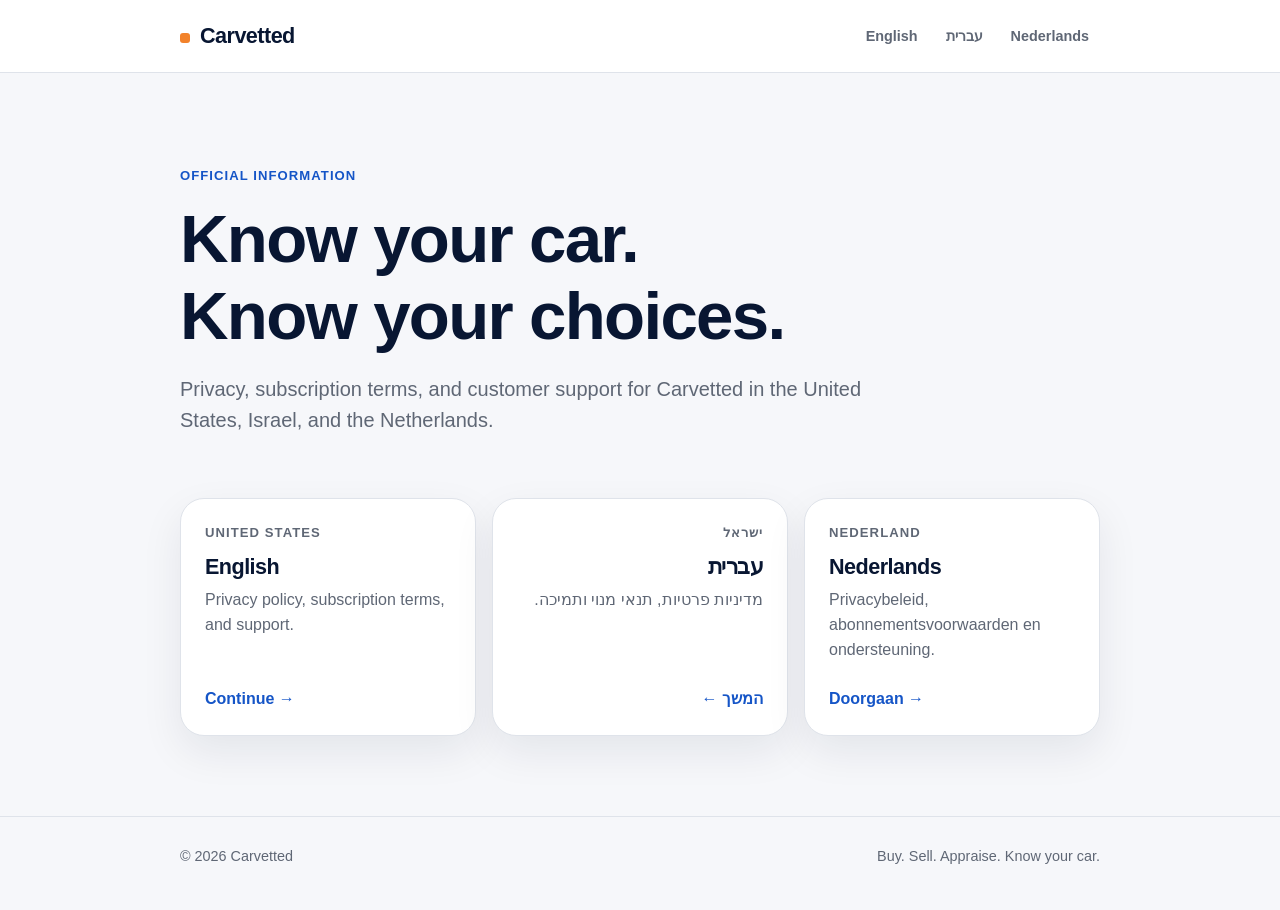
<file: index.html>
<!doctype html>
<html lang="en">
<head>
  <meta charset="utf-8">
  <meta name="viewport" content="width=device-width, initial-scale=1">
  <meta name="description" content="Official privacy, terms, and support information for Carvetted.">
  <title>Carvetted — Privacy, Terms &amp; Support</title>
  <link rel="stylesheet" href="assets/styles.css">
</head>
<body>
  <header class="site-header">
    <div class="site-header__inner">
      <a class="brand" href="./">Carvetted</a>
      <nav class="language-nav" aria-label="Language">
        <a href="en/" lang="en">English</a>
        <a href="he/" lang="he" dir="rtl">עברית</a>
        <a href="nl/" lang="nl">Nederlands</a>
      </nav>
    </div>
  </header>

  <main class="page">
    <section class="hero">
      <p class="eyebrow">Official information</p>
      <h1>Know your car.<br>Know your choices.</h1>
      <p class="lede">Privacy, subscription terms, and customer support for Carvetted in the United States, Israel, and the Netherlands.</p>
    </section>

    <section class="card-grid" aria-label="Choose a language">
      <a class="card" href="en/">
        <p class="eyebrow">United States</p>
        <h2>English</h2>
        <p>Privacy policy, subscription terms, and support.</p>
        <span class="card__action">Continue →</span>
      </a>
      <a class="card" href="he/" dir="rtl">
        <p class="eyebrow">ישראל</p>
        <h2>עברית</h2>
        <p>מדיניות פרטיות, תנאי מנוי ותמיכה.</p>
        <span class="card__action">המשך ←</span>
      </a>
      <a class="card" href="nl/">
        <p class="eyebrow">Nederland</p>
        <h2>Nederlands</h2>
        <p>Privacybeleid, abonnementsvoorwaarden en ondersteuning.</p>
        <span class="card__action">Doorgaan →</span>
      </a>
    </section>
  </main>

  <footer class="site-footer">
    <div class="site-footer__inner">
      <span>© 2026 Carvetted</span>
      <span>Buy. Sell. Appraise. Know your car.</span>
    </div>
  </footer>
</body>
</html>
</file>
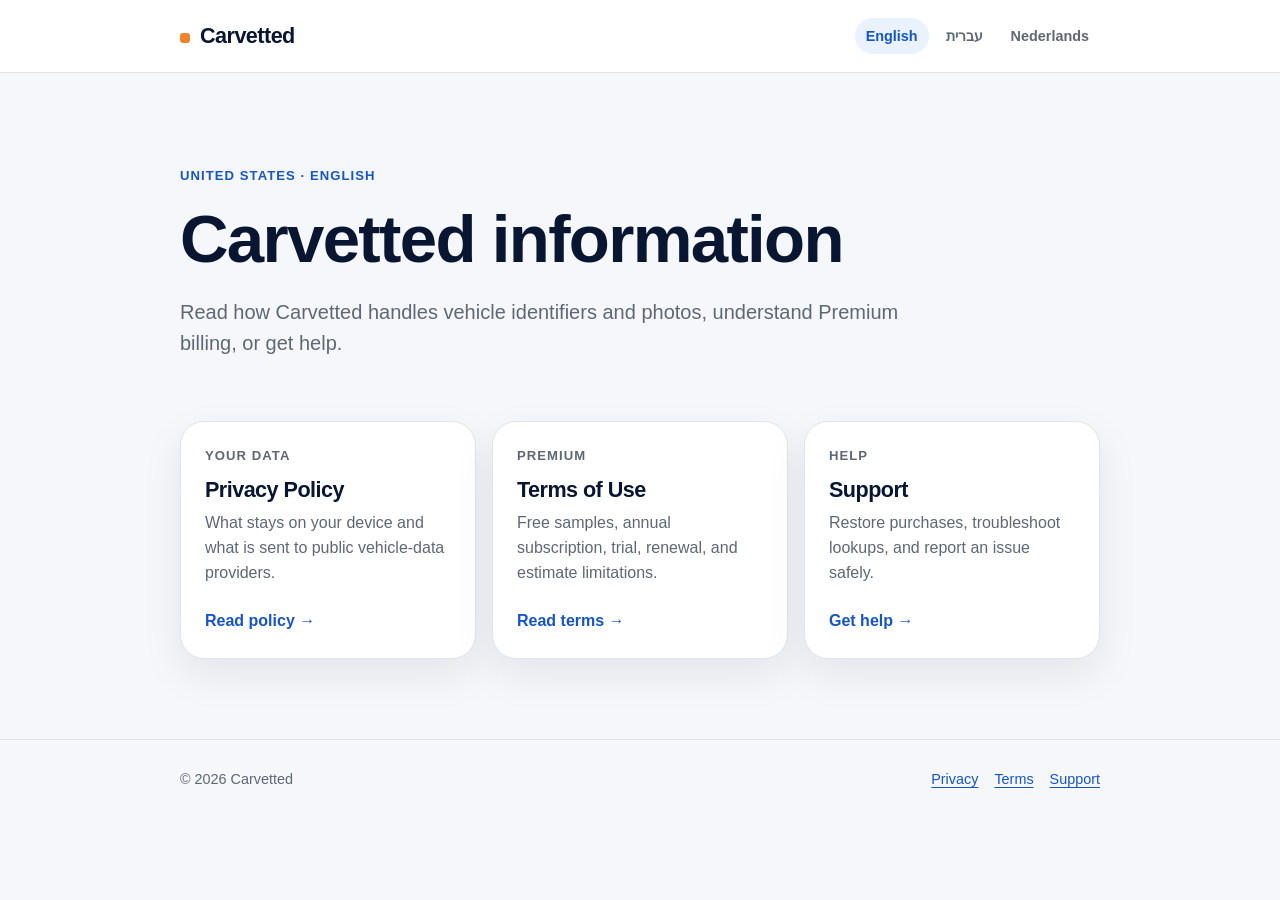
<file: en/index.html>
<!doctype html>
<html lang="en">
<head>
  <meta charset="utf-8">
  <meta name="viewport" content="width=device-width, initial-scale=1">
  <meta name="description" content="Carvetted privacy policy, subscription terms, and support for the United States.">
  <title>Carvetted Support — English</title>
  <link rel="stylesheet" href="../assets/styles.css">
</head>
<body>
  <header class="site-header"><div class="site-header__inner">
    <a class="brand" href="../">Carvetted</a>
    <nav class="language-nav" aria-label="Language">
      <a href="./" aria-current="page">English</a><a href="../he/" lang="he" dir="rtl">עברית</a><a href="../nl/" lang="nl">Nederlands</a>
    </nav>
  </div></header>
  <main class="page">
    <section class="hero"><p class="eyebrow">United States · English</p><h1>Carvetted information</h1><p class="lede">Read how Carvetted handles vehicle identifiers and photos, understand Premium billing, or get help.</p></section>
    <section class="card-grid">
      <a class="card" href="privacy.html"><p class="eyebrow">Your data</p><h2>Privacy Policy</h2><p>What stays on your device and what is sent to public vehicle-data providers.</p><span class="card__action">Read policy →</span></a>
      <a class="card" href="terms.html"><p class="eyebrow">Premium</p><h2>Terms of Use</h2><p>Free samples, annual subscription, trial, renewal, and estimate limitations.</p><span class="card__action">Read terms →</span></a>
      <a class="card" href="support.html"><p class="eyebrow">Help</p><h2>Support</h2><p>Restore purchases, troubleshoot lookups, and report an issue safely.</p><span class="card__action">Get help →</span></a>
    </section>
  </main>
  <footer class="site-footer"><div class="site-footer__inner"><span>© 2026 Carvetted</span><nav><a href="privacy.html">Privacy</a><a href="terms.html">Terms</a><a href="support.html">Support</a></nav></div></footer>
</body>
</html>
</file>
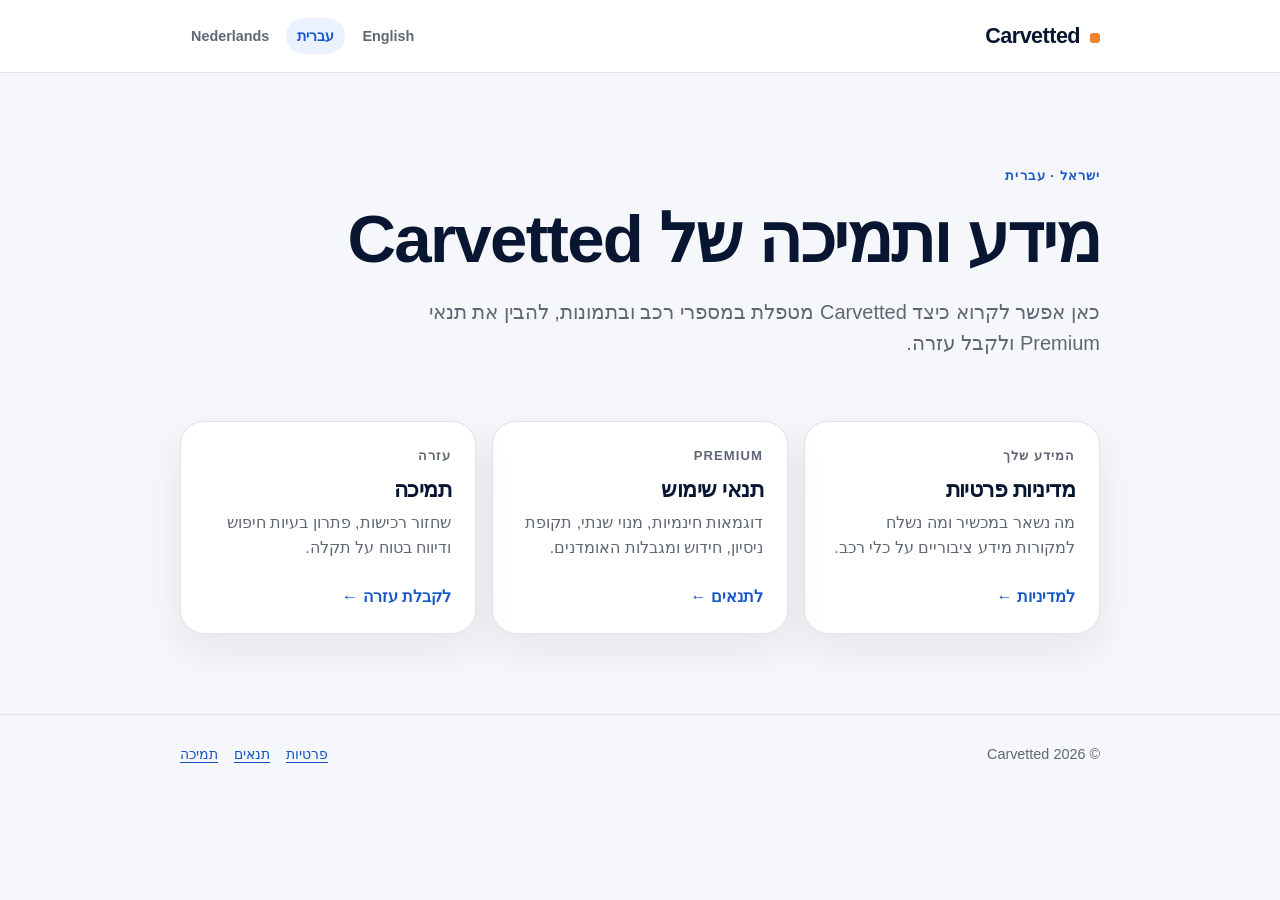
<file: he/index.html>
<!doctype html>
<html lang="he" dir="rtl">
<head>
  <meta charset="utf-8">
  <meta name="viewport" content="width=device-width, initial-scale=1">
  <meta name="description" content="מדיניות הפרטיות, תנאי המנוי והתמיכה של Carvetted בישראל.">
  <title>תמיכת Carvetted — עברית</title>
  <link rel="stylesheet" href="../assets/styles.css">
</head>
<body>
  <header class="site-header"><div class="site-header__inner">
    <a class="brand" href="../">Carvetted</a>
    <nav class="language-nav" aria-label="שפה"><a href="../en/" lang="en" dir="ltr">English</a><a href="./" aria-current="page">עברית</a><a href="../nl/" lang="nl" dir="ltr">Nederlands</a></nav>
  </div></header>
  <main class="page">
    <section class="hero"><p class="eyebrow">ישראל · עברית</p><h1>מידע ותמיכה של Carvetted</h1><p class="lede">כאן אפשר לקרוא כיצד Carvetted מטפלת במספרי רכב ובתמונות, להבין את תנאי Premium ולקבל עזרה.</p></section>
    <section class="card-grid">
      <a class="card" href="privacy.html"><p class="eyebrow">המידע שלך</p><h2>מדיניות פרטיות</h2><p>מה נשאר במכשיר ומה נשלח למקורות מידע ציבוריים על כלי רכב.</p><span class="card__action">למדיניות ←</span></a>
      <a class="card" href="terms.html"><p class="eyebrow">Premium</p><h2>תנאי שימוש</h2><p>דוגמאות חינמיות, מנוי שנתי, תקופת ניסיון, חידוש ומגבלות האומדנים.</p><span class="card__action">לתנאים ←</span></a>
      <a class="card" href="support.html"><p class="eyebrow">עזרה</p><h2>תמיכה</h2><p>שחזור רכישות, פתרון בעיות חיפוש ודיווח בטוח על תקלה.</p><span class="card__action">לקבלת עזרה ←</span></a>
    </section>
  </main>
  <footer class="site-footer"><div class="site-footer__inner"><span>© 2026 Carvetted</span><nav><a href="privacy.html">פרטיות</a><a href="terms.html">תנאים</a><a href="support.html">תמיכה</a></nav></div></footer>
</body>
</html>
</file>
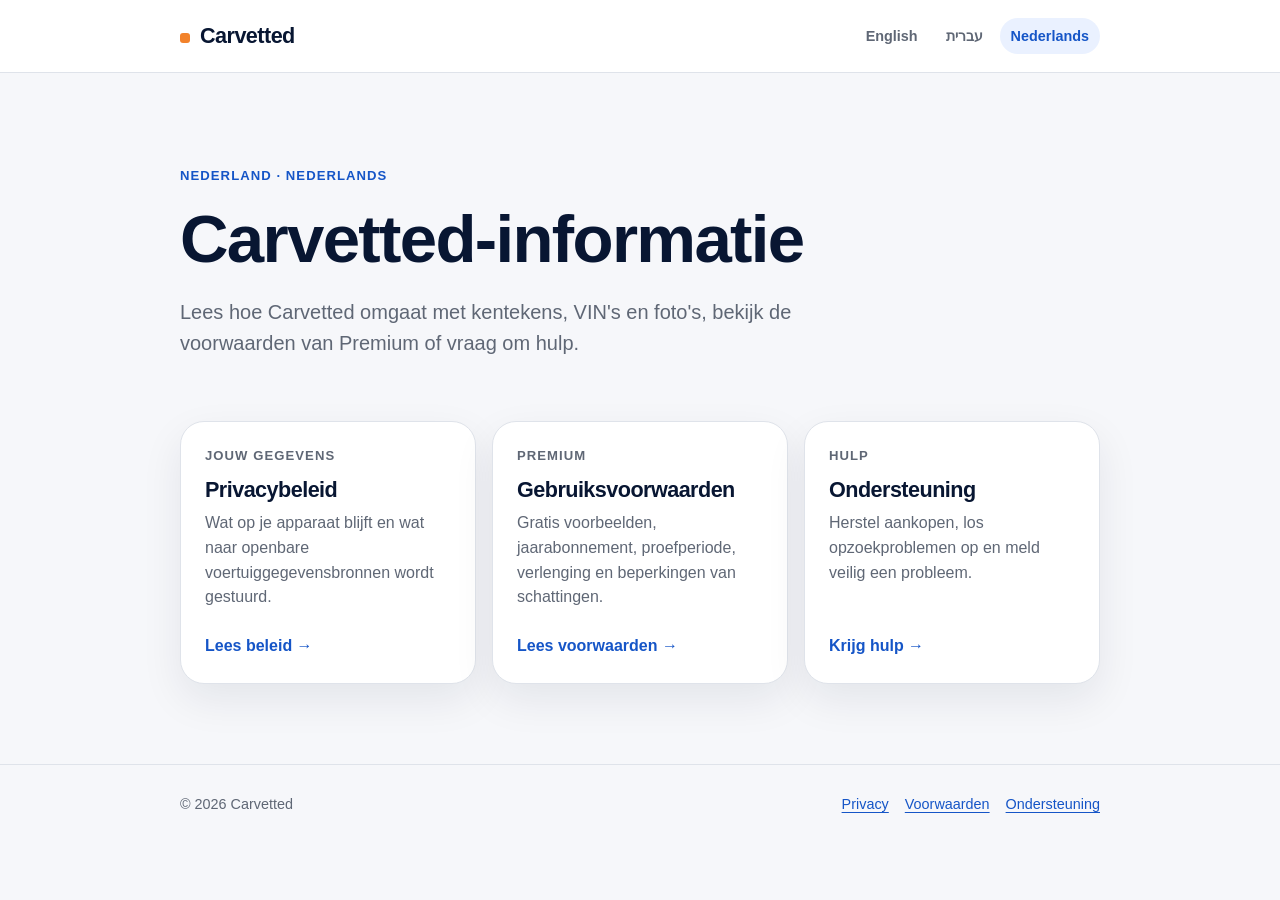
<file: nl/index.html>
<!doctype html>
<html lang="nl">
<head>
  <meta charset="utf-8"><meta name="viewport" content="width=device-width, initial-scale=1"><meta name="description" content="Privacybeleid, abonnementsvoorwaarden en ondersteuning van Carvetted in Nederland.">
  <title>Carvetted Ondersteuning — Nederlands</title><link rel="stylesheet" href="../assets/styles.css">
</head>
<body>
  <header class="site-header"><div class="site-header__inner"><a class="brand" href="../">Carvetted</a><nav class="language-nav" aria-label="Taal"><a href="../en/" lang="en">English</a><a href="../he/" lang="he" dir="rtl">עברית</a><a href="./" aria-current="page">Nederlands</a></nav></div></header>
  <main class="page">
    <section class="hero"><p class="eyebrow">Nederland · Nederlands</p><h1>Carvetted-informatie</h1><p class="lede">Lees hoe Carvetted omgaat met kentekens, VIN's en foto's, bekijk de voorwaarden van Premium of vraag om hulp.</p></section>
    <section class="card-grid">
      <a class="card" href="privacy.html"><p class="eyebrow">Jouw gegevens</p><h2>Privacybeleid</h2><p>Wat op je apparaat blijft en wat naar openbare voertuiggegevensbronnen wordt gestuurd.</p><span class="card__action">Lees beleid →</span></a>
      <a class="card" href="terms.html"><p class="eyebrow">Premium</p><h2>Gebruiksvoorwaarden</h2><p>Gratis voorbeelden, jaarabonnement, proefperiode, verlenging en beperkingen van schattingen.</p><span class="card__action">Lees voorwaarden →</span></a>
      <a class="card" href="support.html"><p class="eyebrow">Hulp</p><h2>Ondersteuning</h2><p>Herstel aankopen, los opzoekproblemen op en meld veilig een probleem.</p><span class="card__action">Krijg hulp →</span></a>
    </section>
  </main>
  <footer class="site-footer"><div class="site-footer__inner"><span>© 2026 Carvetted</span><nav><a href="privacy.html">Privacy</a><a href="terms.html">Voorwaarden</a><a href="support.html">Ondersteuning</a></nav></div></footer>
</body>
</html>
</file>
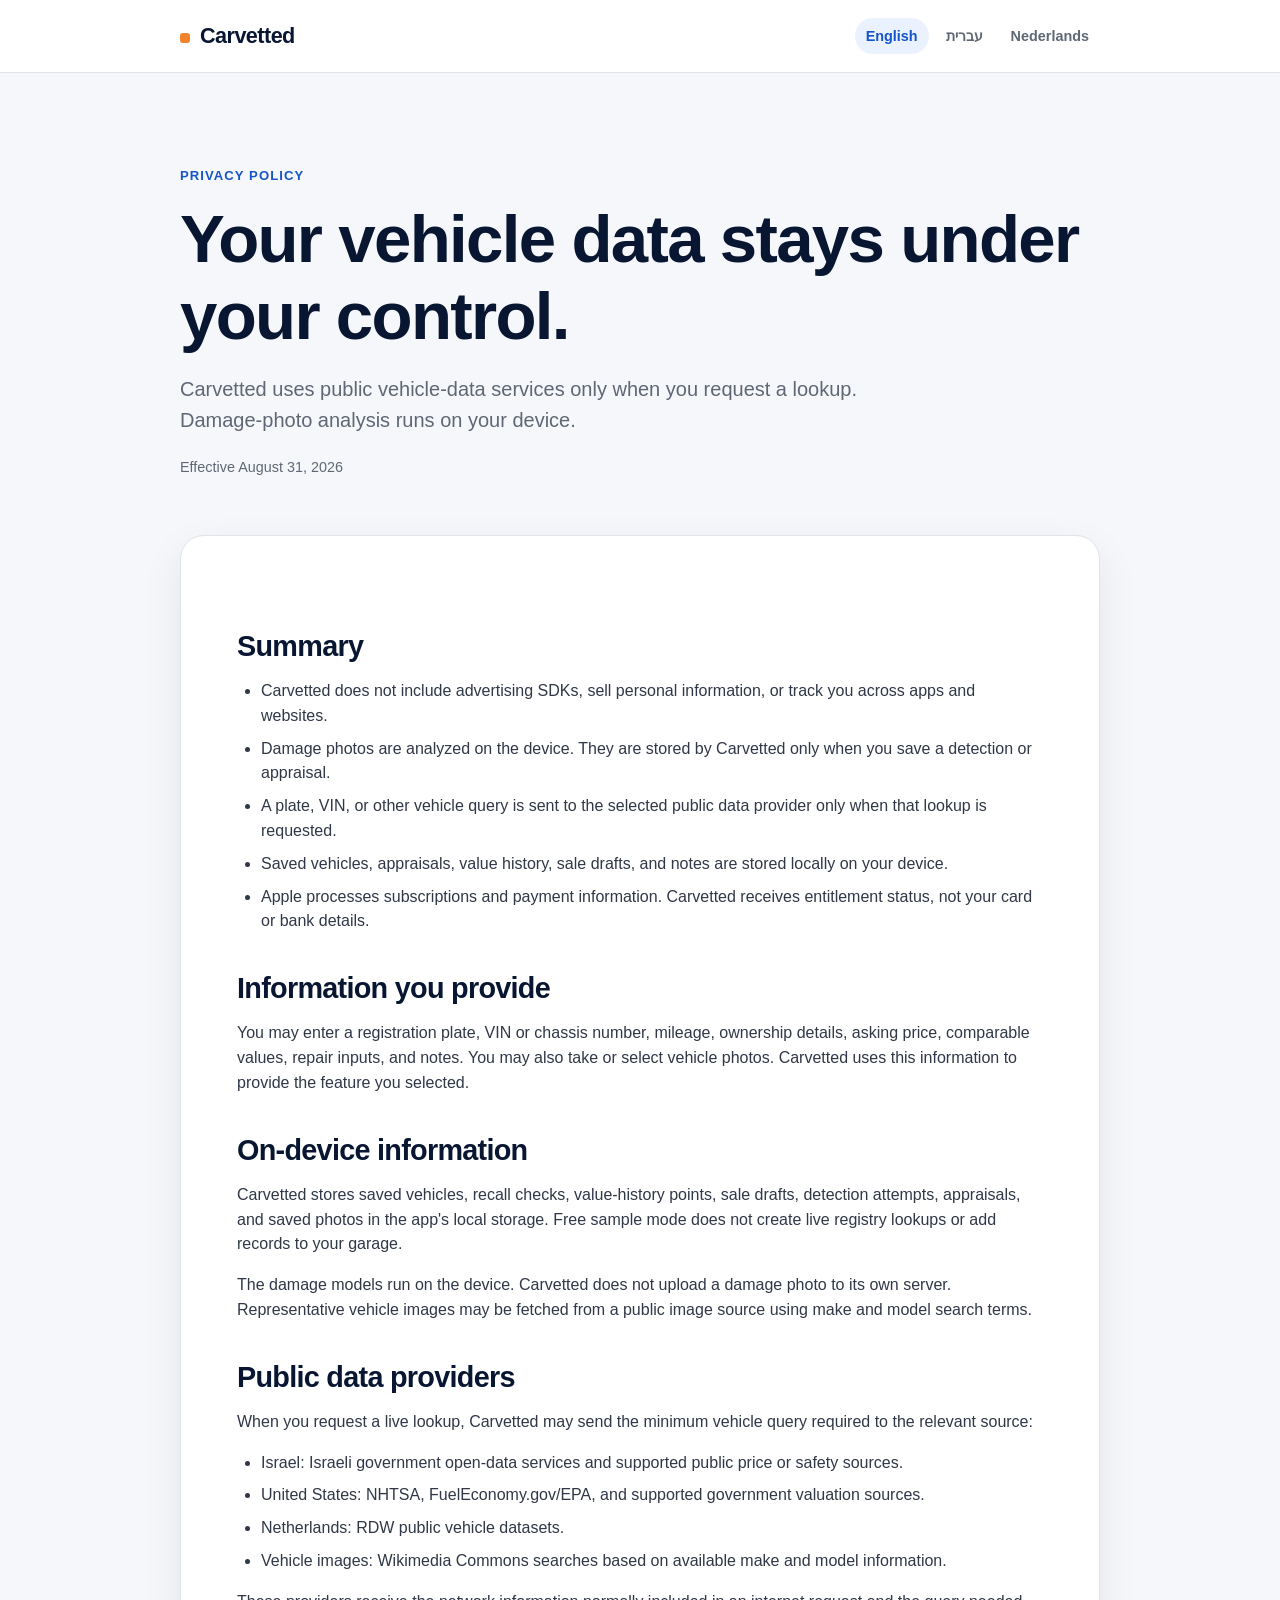
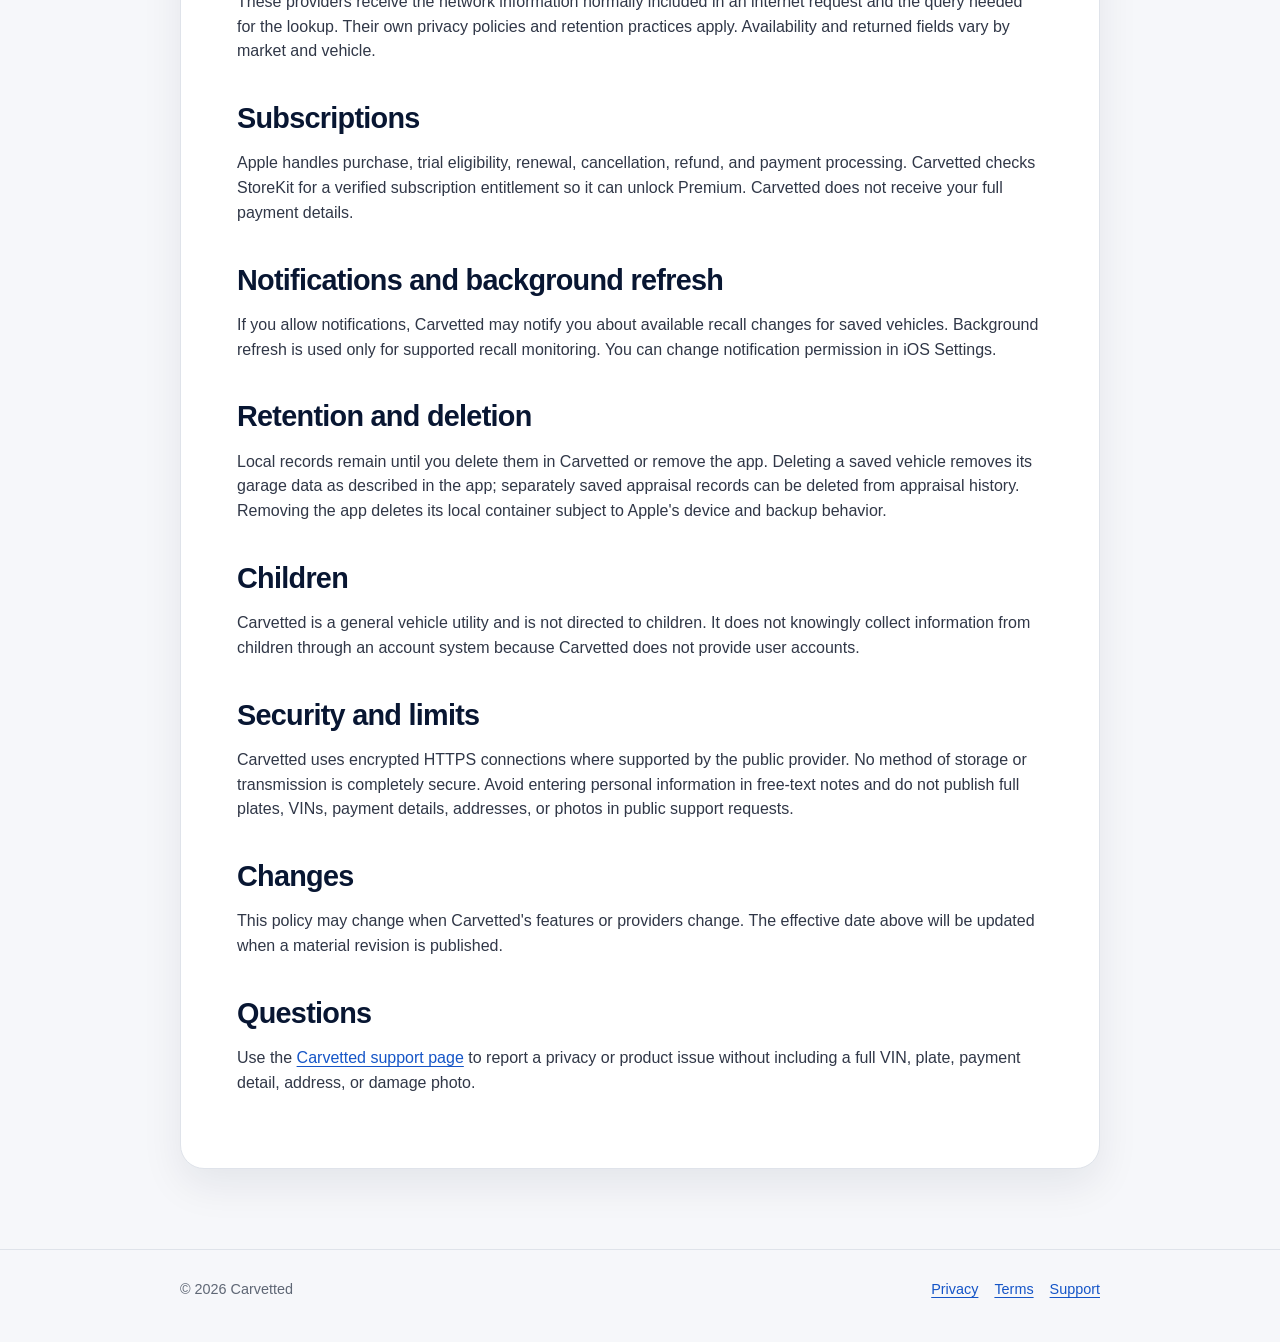
<file: en/privacy.html>
<!doctype html>
<html lang="en">
<head>
  <meta charset="utf-8">
  <meta name="viewport" content="width=device-width, initial-scale=1">
  <meta name="description" content="Privacy Policy for the Carvetted iOS app.">
  <title>Privacy Policy — Carvetted</title>
  <link rel="stylesheet" href="../assets/styles.css">
</head>
<body>
  <header class="site-header"><div class="site-header__inner">
    <a class="brand" href="./">Carvetted</a>
    <nav class="language-nav" aria-label="Language"><a href="privacy.html" aria-current="page">English</a><a href="../he/privacy.html" lang="he" dir="rtl">עברית</a><a href="../nl/privacy.html" lang="nl">Nederlands</a></nav>
  </div></header>
  <main class="page">
    <section class="hero"><p class="eyebrow">Privacy Policy</p><h1>Your vehicle data stays under your control.</h1><p class="lede">Carvetted uses public vehicle-data services only when you request a lookup. Damage-photo analysis runs on your device.</p><p class="updated">Effective August 31, 2026</p></section>
    <article class="legal-document">
      <h2>Summary</h2>
      <ul>
        <li>Carvetted does not include advertising SDKs, sell personal information, or track you across apps and websites.</li>
        <li>Damage photos are analyzed on the device. They are stored by Carvetted only when you save a detection or appraisal.</li>
        <li>A plate, VIN, or other vehicle query is sent to the selected public data provider only when that lookup is requested.</li>
        <li>Saved vehicles, appraisals, value history, sale drafts, and notes are stored locally on your device.</li>
        <li>Apple processes subscriptions and payment information. Carvetted receives entitlement status, not your card or bank details.</li>
      </ul>

      <h2>Information you provide</h2>
      <p>You may enter a registration plate, VIN or chassis number, mileage, ownership details, asking price, comparable values, repair inputs, and notes. You may also take or select vehicle photos. Carvetted uses this information to provide the feature you selected.</p>

      <h2>On-device information</h2>
      <p>Carvetted stores saved vehicles, recall checks, value-history points, sale drafts, detection attempts, appraisals, and saved photos in the app's local storage. Free sample mode does not create live registry lookups or add records to your garage.</p>
      <p>The damage models run on the device. Carvetted does not upload a damage photo to its own server. Representative vehicle images may be fetched from a public image source using make and model search terms.</p>

      <h2>Public data providers</h2>
      <p>When you request a live lookup, Carvetted may send the minimum vehicle query required to the relevant source:</p>
      <ul>
        <li>Israel: Israeli government open-data services and supported public price or safety sources.</li>
        <li>United States: NHTSA, FuelEconomy.gov/EPA, and supported government valuation sources.</li>
        <li>Netherlands: RDW public vehicle datasets.</li>
        <li>Vehicle images: Wikimedia Commons searches based on available make and model information.</li>
      </ul>
      <p>These providers receive the network information normally included in an internet request and the query needed for the lookup. Their own privacy policies and retention practices apply. Availability and returned fields vary by market and vehicle.</p>

      <h2>Subscriptions</h2>
      <p>Apple handles purchase, trial eligibility, renewal, cancellation, refund, and payment processing. Carvetted checks StoreKit for a verified subscription entitlement so it can unlock Premium. Carvetted does not receive your full payment details.</p>

      <h2>Notifications and background refresh</h2>
      <p>If you allow notifications, Carvetted may notify you about available recall changes for saved vehicles. Background refresh is used only for supported recall monitoring. You can change notification permission in iOS Settings.</p>

      <h2>Retention and deletion</h2>
      <p>Local records remain until you delete them in Carvetted or remove the app. Deleting a saved vehicle removes its garage data as described in the app; separately saved appraisal records can be deleted from appraisal history. Removing the app deletes its local container subject to Apple's device and backup behavior.</p>

      <h2>Children</h2>
      <p>Carvetted is a general vehicle utility and is not directed to children. It does not knowingly collect information from children through an account system because Carvetted does not provide user accounts.</p>

      <h2>Security and limits</h2>
      <p>Carvetted uses encrypted HTTPS connections where supported by the public provider. No method of storage or transmission is completely secure. Avoid entering personal information in free-text notes and do not publish full plates, VINs, payment details, addresses, or photos in public support requests.</p>

      <h2>Changes</h2>
      <p>This policy may change when Carvetted's features or providers change. The effective date above will be updated when a material revision is published.</p>

      <h2>Questions</h2>
      <p>Use the <a href="support.html">Carvetted support page</a> to report a privacy or product issue without including a full VIN, plate, payment detail, address, or damage photo.</p>
    </article>
  </main>
  <footer class="site-footer"><div class="site-footer__inner"><span>© 2026 Carvetted</span><nav><a href="privacy.html">Privacy</a><a href="terms.html">Terms</a><a href="support.html">Support</a></nav></div></footer>
</body>
</html>
</file>
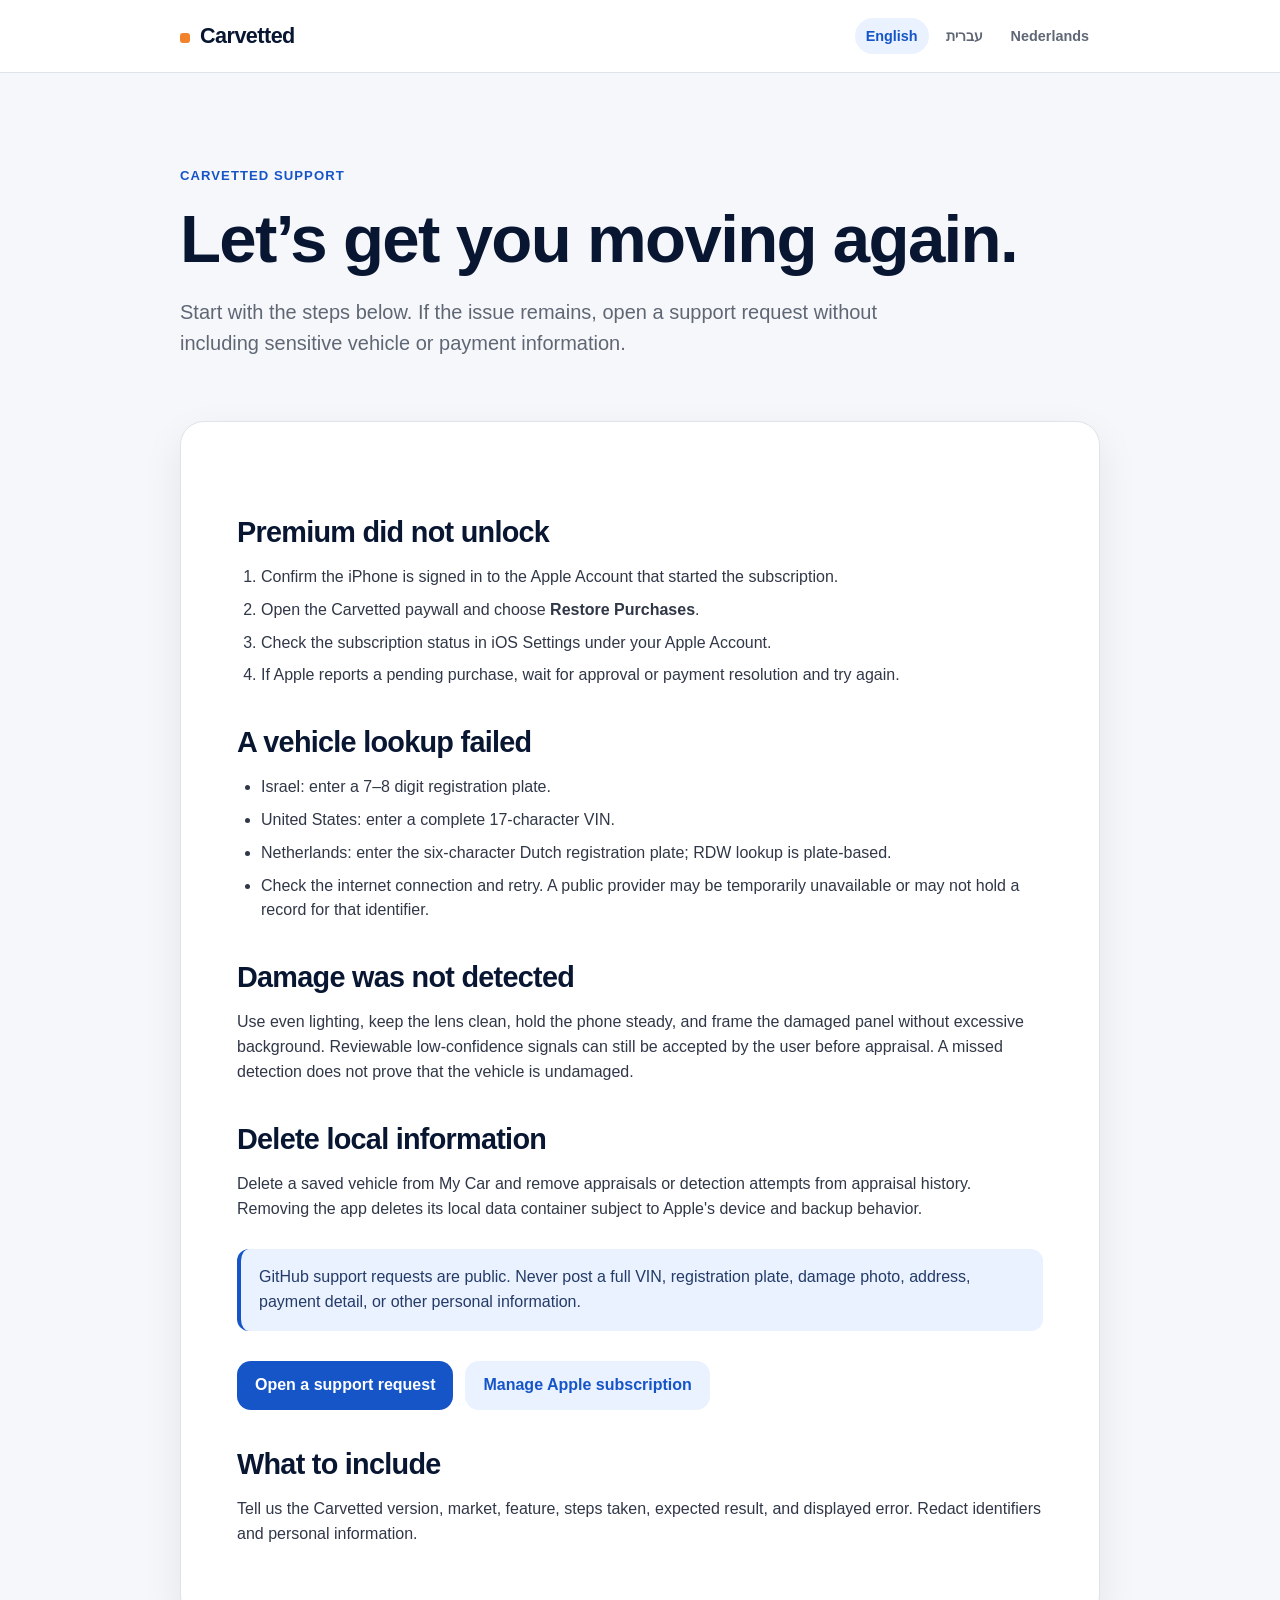
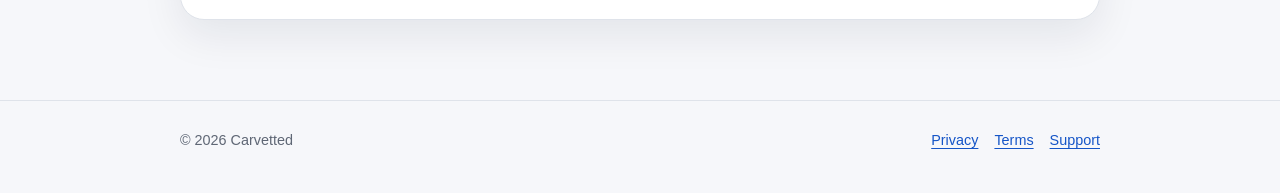
<file: en/support.html>
<!doctype html>
<html lang="en">
<head>
  <meta charset="utf-8">
  <meta name="viewport" content="width=device-width, initial-scale=1">
  <meta name="description" content="Official support for Carvetted and Carvetted Premium.">
  <title>Support — Carvetted</title>
  <link rel="stylesheet" href="../assets/styles.css">
</head>
<body>
  <header class="site-header"><div class="site-header__inner"><a class="brand" href="./">Carvetted</a><nav class="language-nav" aria-label="Language"><a href="support.html" aria-current="page">English</a><a href="../he/support.html" lang="he" dir="rtl">עברית</a><a href="../nl/support.html" lang="nl">Nederlands</a></nav></div></header>
  <main class="page">
    <section class="hero"><p class="eyebrow">Carvetted Support</p><h1>Let’s get you moving again.</h1><p class="lede">Start with the steps below. If the issue remains, open a support request without including sensitive vehicle or payment information.</p></section>
    <article class="legal-document">
      <h2>Premium did not unlock</h2>
      <ol><li>Confirm the iPhone is signed in to the Apple Account that started the subscription.</li><li>Open the Carvetted paywall and choose <strong>Restore Purchases</strong>.</li><li>Check the subscription status in iOS Settings under your Apple Account.</li><li>If Apple reports a pending purchase, wait for approval or payment resolution and try again.</li></ol>

      <h2>A vehicle lookup failed</h2>
      <ul><li>Israel: enter a 7–8 digit registration plate.</li><li>United States: enter a complete 17-character VIN.</li><li>Netherlands: enter the six-character Dutch registration plate; RDW lookup is plate-based.</li><li>Check the internet connection and retry. A public provider may be temporarily unavailable or may not hold a record for that identifier.</li></ul>

      <h2>Damage was not detected</h2>
      <p>Use even lighting, keep the lens clean, hold the phone steady, and frame the damaged panel without excessive background. Reviewable low-confidence signals can still be accepted by the user before appraisal. A missed detection does not prove that the vehicle is undamaged.</p>

      <h2>Delete local information</h2>
      <p>Delete a saved vehicle from My Car and remove appraisals or detection attempts from appraisal history. Removing the app deletes its local data container subject to Apple's device and backup behavior.</p>

      <div class="notice">GitHub support requests are public. Never post a full VIN, registration plate, damage photo, address, payment detail, or other personal information.</div>
      <div class="support-actions">
        <a class="button" href="https://github.com/sabaaziz991-hash/carfolio-support/issues/new?template=carfolio-support.yml">Open a support request</a>
        <a class="button button--secondary" href="https://apps.apple.com/account/subscriptions">Manage Apple subscription</a>
      </div>

      <h2>What to include</h2>
      <p>Tell us the Carvetted version, market, feature, steps taken, expected result, and displayed error. Redact identifiers and personal information.</p>
    </article>
  </main>
  <footer class="site-footer"><div class="site-footer__inner"><span>© 2026 Carvetted</span><nav><a href="privacy.html">Privacy</a><a href="terms.html">Terms</a><a href="support.html">Support</a></nav></div></footer>
</body>
</html>
</file>
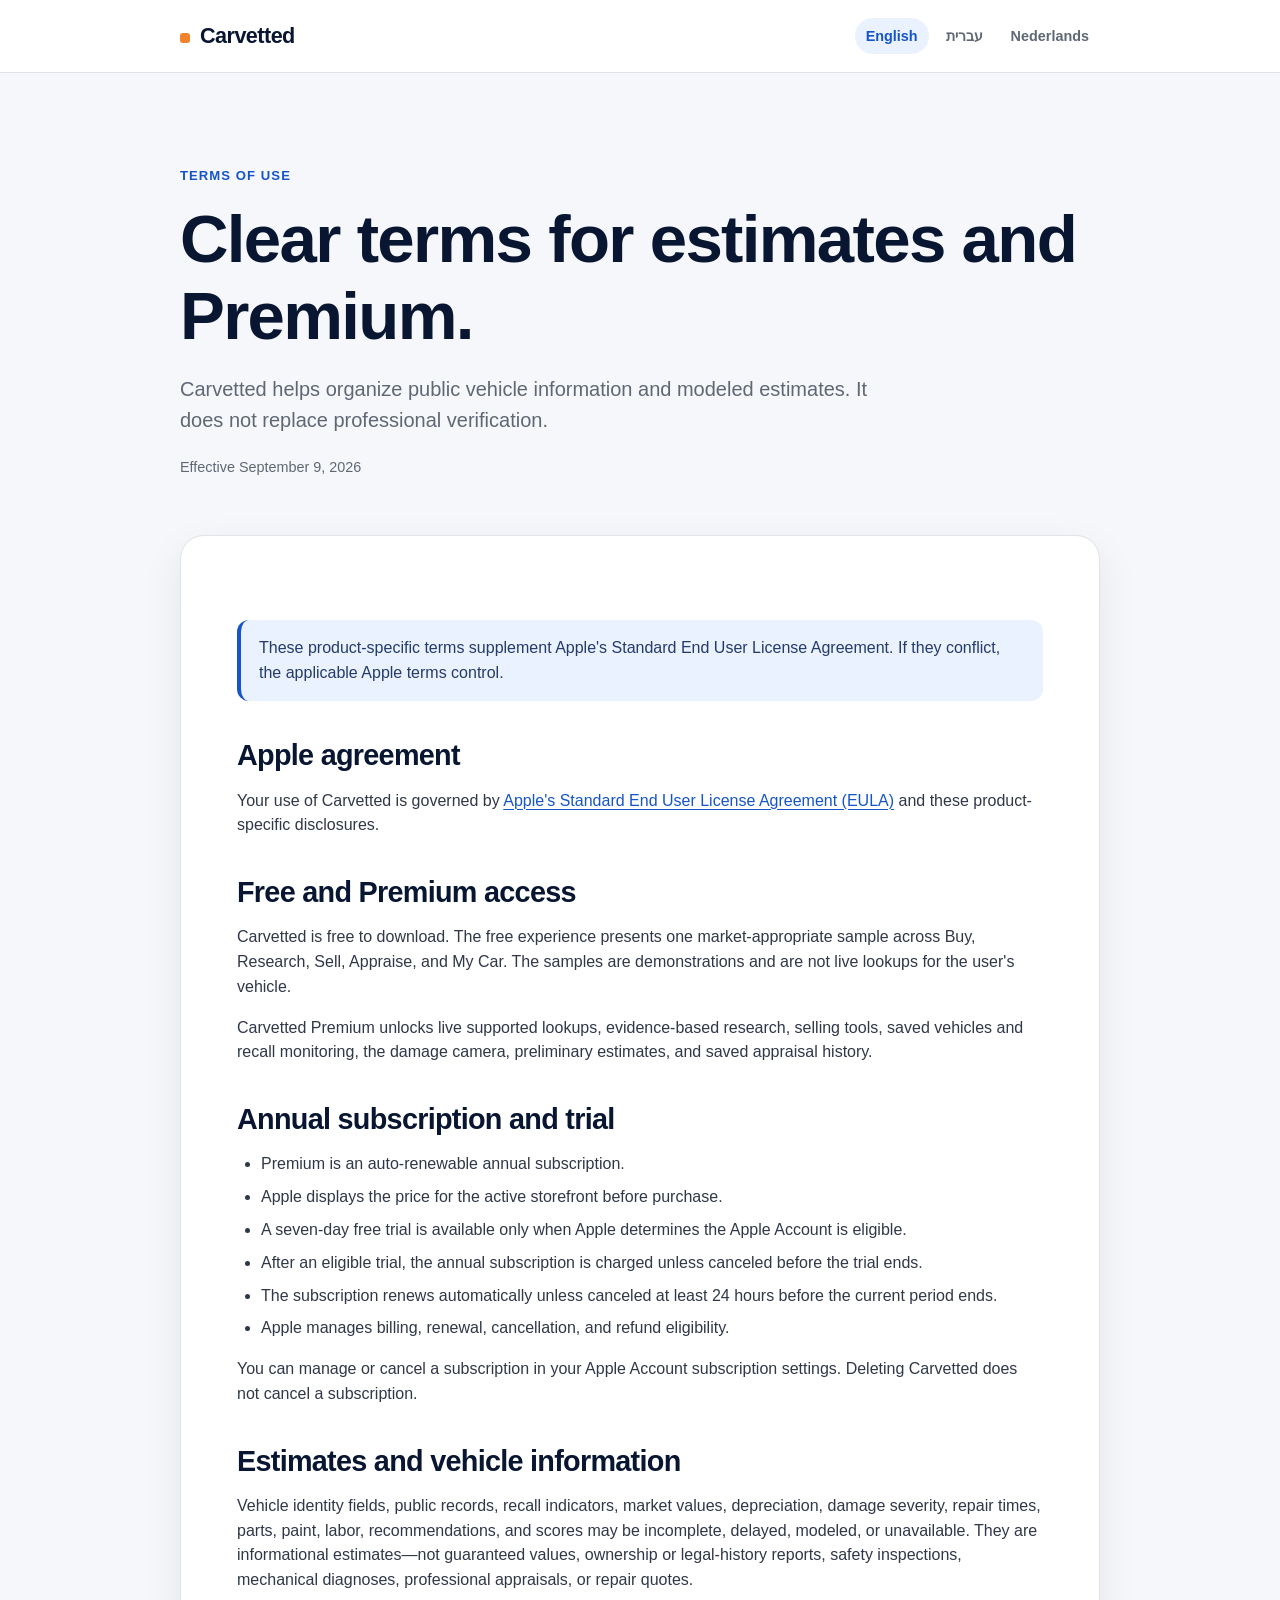
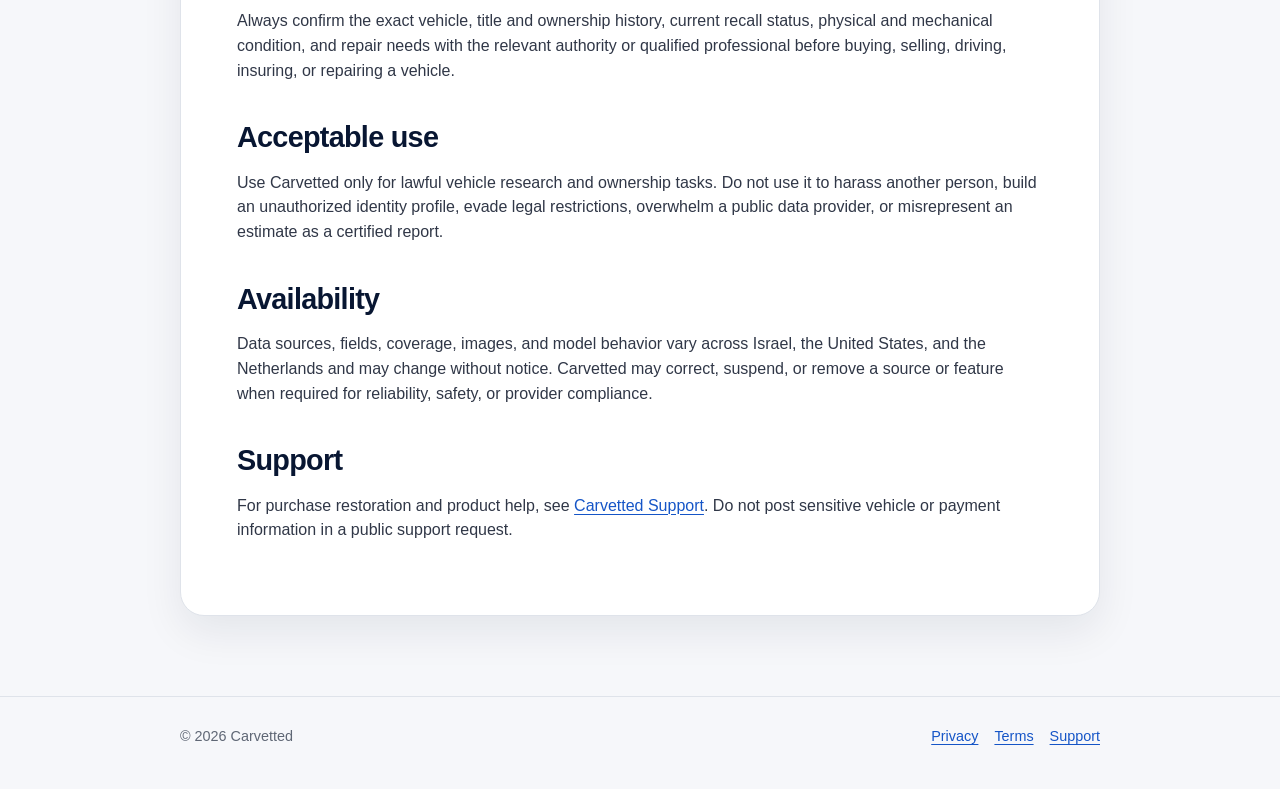
<file: en/terms.html>
<!doctype html>
<html lang="en">
<head>
  <meta charset="utf-8">
  <meta name="viewport" content="width=device-width, initial-scale=1">
  <meta name="description" content="Terms of Use for Carvetted and Carvetted Premium.">
  <title>Terms of Use — Carvetted</title>
  <link rel="stylesheet" href="../assets/styles.css">
</head>
<body>
  <header class="site-header"><div class="site-header__inner"><a class="brand" href="./">Carvetted</a><nav class="language-nav" aria-label="Language"><a href="terms.html" aria-current="page">English</a><a href="../he/terms.html" lang="he" dir="rtl">עברית</a><a href="../nl/terms.html" lang="nl">Nederlands</a></nav></div></header>
  <main class="page">
    <section class="hero"><p class="eyebrow">Terms of Use</p><h1>Clear terms for estimates and Premium.</h1><p class="lede">Carvetted helps organize public vehicle information and modeled estimates. It does not replace professional verification.</p><p class="updated">Effective September 9, 2026</p></section>
    <article class="legal-document">
      <div class="notice">These product-specific terms supplement Apple's Standard End User License Agreement. If they conflict, the applicable Apple terms control.</div>
      <h2>Apple agreement</h2>
      <p>Your use of Carvetted is governed by <a href="https://www.apple.com/legal/internet-services/itunes/dev/stdeula/">Apple's Standard End User License Agreement (EULA)</a> and these product-specific disclosures.</p>

      <h2>Free and Premium access</h2>
      <p>Carvetted is free to download. The free experience presents one market-appropriate sample across Buy, Research, Sell, Appraise, and My Car. The samples are demonstrations and are not live lookups for the user's vehicle.</p>
      <p>Carvetted Premium unlocks live supported lookups, evidence-based research, selling tools, saved vehicles and recall monitoring, the damage camera, preliminary estimates, and saved appraisal history.</p>

      <h2>Annual subscription and trial</h2>
      <ul>
        <li>Premium is an auto-renewable annual subscription.</li>
        <li>Apple displays the price for the active storefront before purchase.</li>
        <li>A seven-day free trial is available only when Apple determines the Apple Account is eligible.</li>
        <li>After an eligible trial, the annual subscription is charged unless canceled before the trial ends.</li>
        <li>The subscription renews automatically unless canceled at least 24 hours before the current period ends.</li>
        <li>Apple manages billing, renewal, cancellation, and refund eligibility.</li>
      </ul>
      <p>You can manage or cancel a subscription in your Apple Account subscription settings. Deleting Carvetted does not cancel a subscription.</p>

      <h2>Estimates and vehicle information</h2>
      <p>Vehicle identity fields, public records, recall indicators, market values, depreciation, damage severity, repair times, parts, paint, labor, recommendations, and scores may be incomplete, delayed, modeled, or unavailable. They are informational estimates—not guaranteed values, ownership or legal-history reports, safety inspections, mechanical diagnoses, professional appraisals, or repair quotes.</p>
      <p>Always confirm the exact vehicle, title and ownership history, current recall status, physical and mechanical condition, and repair needs with the relevant authority or qualified professional before buying, selling, driving, insuring, or repairing a vehicle.</p>

      <h2>Acceptable use</h2>
      <p>Use Carvetted only for lawful vehicle research and ownership tasks. Do not use it to harass another person, build an unauthorized identity profile, evade legal restrictions, overwhelm a public data provider, or misrepresent an estimate as a certified report.</p>

      <h2>Availability</h2>
      <p>Data sources, fields, coverage, images, and model behavior vary across Israel, the United States, and the Netherlands and may change without notice. Carvetted may correct, suspend, or remove a source or feature when required for reliability, safety, or provider compliance.</p>

      <h2>Support</h2>
      <p>For purchase restoration and product help, see <a href="support.html">Carvetted Support</a>. Do not post sensitive vehicle or payment information in a public support request.</p>
    </article>
  </main>
  <footer class="site-footer"><div class="site-footer__inner"><span>© 2026 Carvetted</span><nav><a href="privacy.html">Privacy</a><a href="terms.html">Terms</a><a href="support.html">Support</a></nav></div></footer>
</body>
</html>
</file>
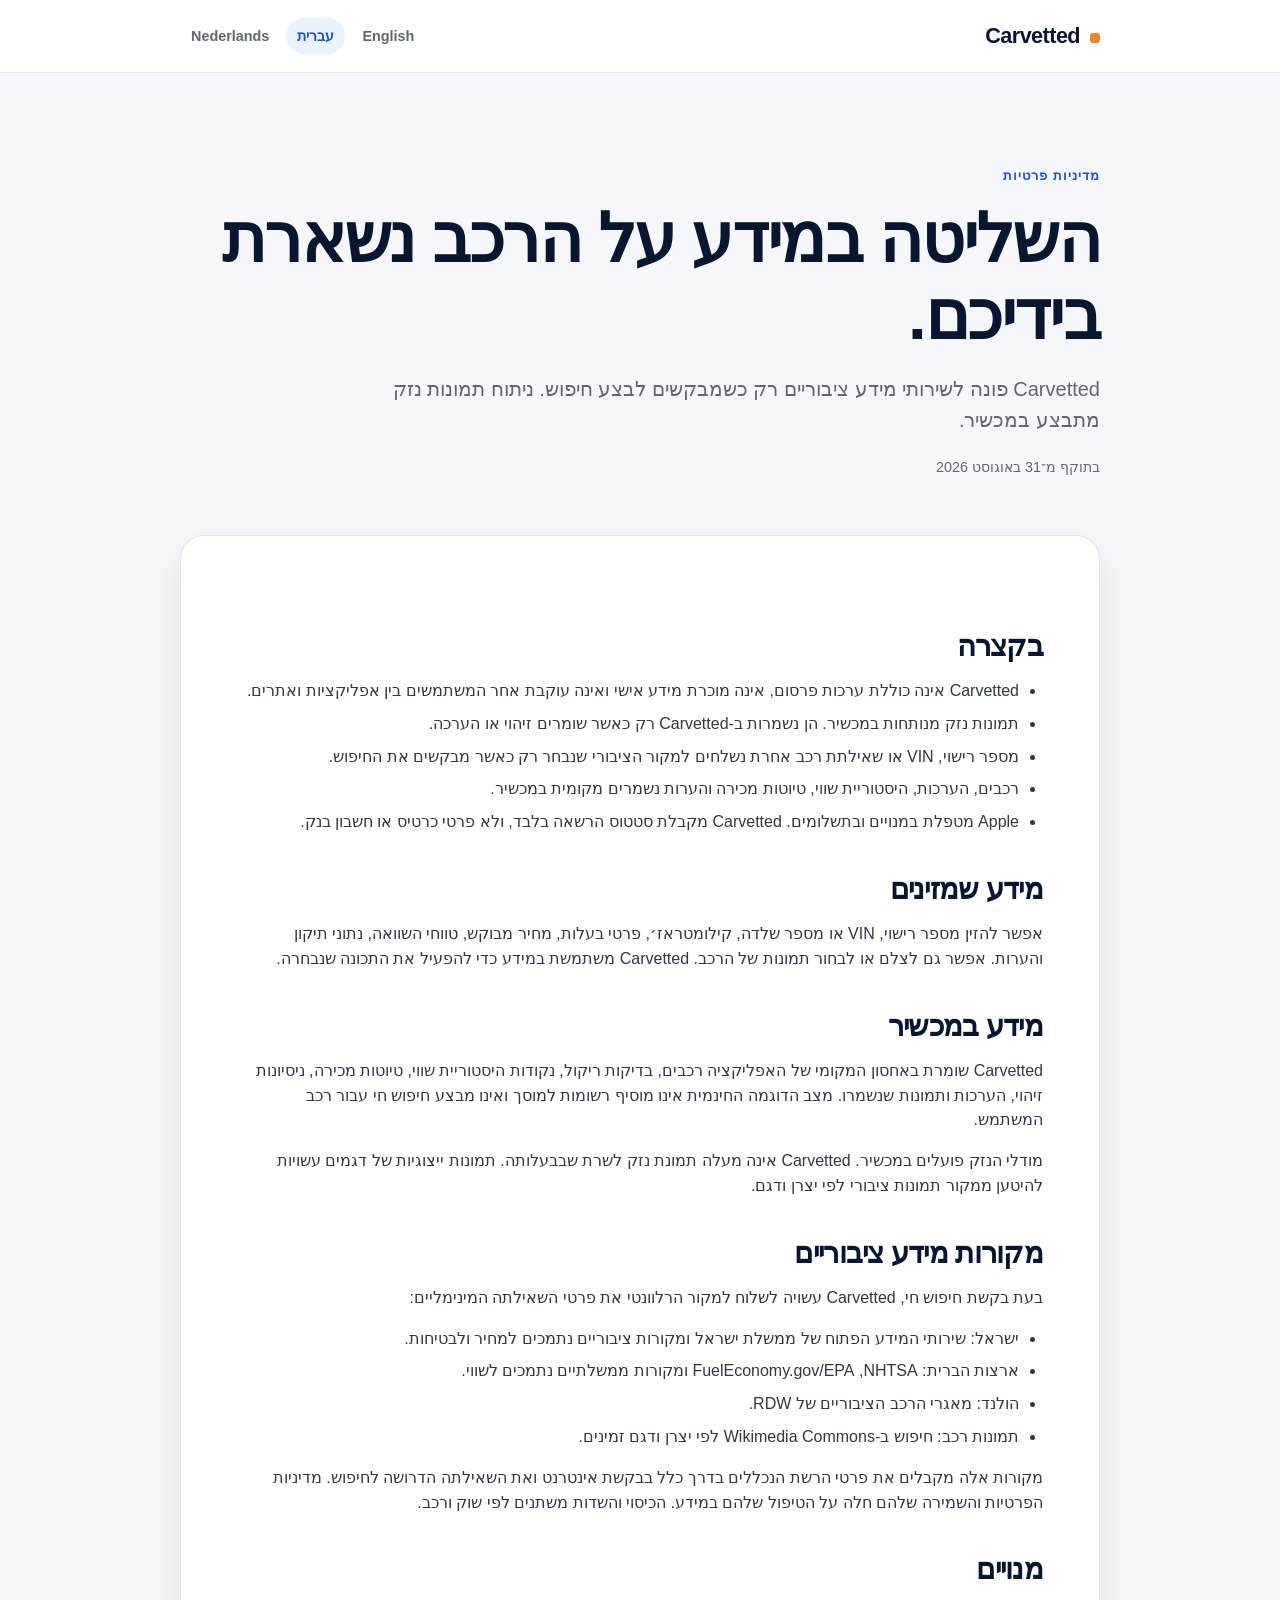
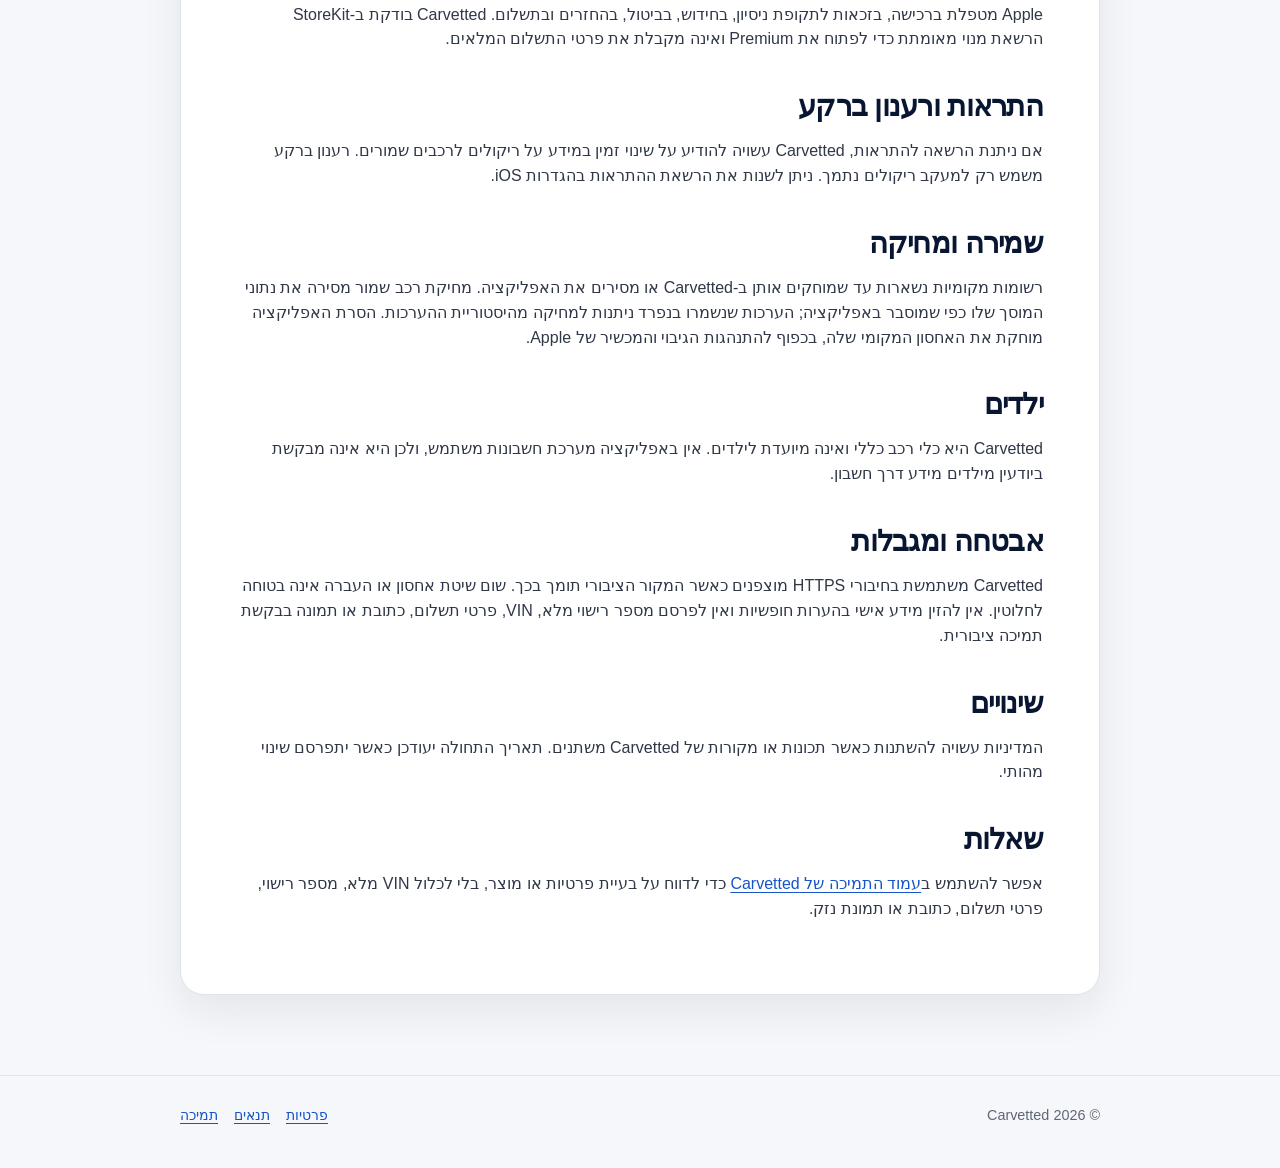
<file: he/privacy.html>
<!doctype html>
<html lang="he" dir="rtl">
<head>
  <meta charset="utf-8">
  <meta name="viewport" content="width=device-width, initial-scale=1">
  <meta name="description" content="מדיניות הפרטיות של אפליקציית Carvetted ל-iOS.">
  <title>מדיניות פרטיות — Carvetted</title>
  <link rel="stylesheet" href="../assets/styles.css">
</head>
<body>
  <header class="site-header"><div class="site-header__inner"><a class="brand" href="./">Carvetted</a><nav class="language-nav" aria-label="שפה"><a href="../en/privacy.html" lang="en" dir="ltr">English</a><a href="privacy.html" aria-current="page">עברית</a><a href="../nl/privacy.html" lang="nl" dir="ltr">Nederlands</a></nav></div></header>
  <main class="page">
    <section class="hero"><p class="eyebrow">מדיניות פרטיות</p><h1>השליטה במידע על הרכב נשארת בידיכם.</h1><p class="lede">Carvetted פונה לשירותי מידע ציבוריים רק כשמבקשים לבצע חיפוש. ניתוח תמונות נזק מתבצע במכשיר.</p><p class="updated">בתוקף מ־31 באוגוסט 2026</p></section>
    <article class="legal-document">
      <h2>בקצרה</h2>
      <ul>
        <li>Carvetted אינה כוללת ערכות פרסום, אינה מוכרת מידע אישי ואינה עוקבת אחר המשתמשים בין אפליקציות ואתרים.</li>
        <li>תמונות נזק מנותחות במכשיר. הן נשמרות ב-Carvetted רק כאשר שומרים זיהוי או הערכה.</li>
        <li>מספר רישוי, VIN או שאילתת רכב אחרת נשלחים למקור הציבורי שנבחר רק כאשר מבקשים את החיפוש.</li>
        <li>רכבים, הערכות, היסטוריית שווי, טיוטות מכירה והערות נשמרים מקומית במכשיר.</li>
        <li>Apple מטפלת במנויים ובתשלומים. Carvetted מקבלת סטטוס הרשאה בלבד, ולא פרטי כרטיס או חשבון בנק.</li>
      </ul>

      <h2>מידע שמזינים</h2>
      <p>אפשר להזין מספר רישוי, VIN או מספר שלדה, קילומטראז׳, פרטי בעלות, מחיר מבוקש, טווחי השוואה, נתוני תיקון והערות. אפשר גם לצלם או לבחור תמונות של הרכב. Carvetted משתמשת במידע כדי להפעיל את התכונה שנבחרה.</p>

      <h2>מידע במכשיר</h2>
      <p>Carvetted שומרת באחסון המקומי של האפליקציה רכבים, בדיקות ריקול, נקודות היסטוריית שווי, טיוטות מכירה, ניסיונות זיהוי, הערכות ותמונות שנשמרו. מצב הדוגמה החינמית אינו מוסיף רשומות למוסך ואינו מבצע חיפוש חי עבור רכב המשתמש.</p>
      <p>מודלי הנזק פועלים במכשיר. Carvetted אינה מעלה תמונת נזק לשרת שבבעלותה. תמונות ייצוגיות של דגמים עשויות להיטען ממקור תמונות ציבורי לפי יצרן ודגם.</p>

      <h2>מקורות מידע ציבוריים</h2>
      <p>בעת בקשת חיפוש חי, Carvetted עשויה לשלוח למקור הרלוונטי את פרטי השאילתה המינימליים:</p>
      <ul>
        <li>ישראל: שירותי המידע הפתוח של ממשלת ישראל ומקורות ציבוריים נתמכים למחיר ולבטיחות.</li>
        <li>ארצות הברית: NHTSA, ‏FuelEconomy.gov/EPA ומקורות ממשלתיים נתמכים לשווי.</li>
        <li>הולנד: מאגרי הרכב הציבוריים של RDW.</li>
        <li>תמונות רכב: חיפוש ב-Wikimedia Commons לפי יצרן ודגם זמינים.</li>
      </ul>
      <p>מקורות אלה מקבלים את פרטי הרשת הנכללים בדרך כלל בבקשת אינטרנט ואת השאילתה הדרושה לחיפוש. מדיניות הפרטיות והשמירה שלהם חלה על הטיפול שלהם במידע. הכיסוי והשדות משתנים לפי שוק ורכב.</p>

      <h2>מנויים</h2>
      <p>Apple מטפלת ברכישה, בזכאות לתקופת ניסיון, בחידוש, בביטול, בהחזרים ובתשלום. Carvetted בודקת ב-StoreKit הרשאת מנוי מאומתת כדי לפתוח את Premium ואינה מקבלת את פרטי התשלום המלאים.</p>

      <h2>התראות ורענון ברקע</h2>
      <p>אם ניתנת הרשאה להתראות, Carvetted עשויה להודיע על שינוי זמין במידע על ריקולים לרכבים שמורים. רענון ברקע משמש רק למעקב ריקולים נתמך. ניתן לשנות את הרשאת ההתראות בהגדרות iOS.</p>

      <h2>שמירה ומחיקה</h2>
      <p>רשומות מקומיות נשארות עד שמוחקים אותן ב-Carvetted או מסירים את האפליקציה. מחיקת רכב שמור מסירה את נתוני המוסך שלו כפי שמוסבר באפליקציה; הערכות שנשמרו בנפרד ניתנות למחיקה מהיסטוריית ההערכות. הסרת האפליקציה מוחקת את האחסון המקומי שלה, בכפוף להתנהגות הגיבוי והמכשיר של Apple.</p>

      <h2>ילדים</h2>
      <p>Carvetted היא כלי רכב כללי ואינה מיועדת לילדים. אין באפליקציה מערכת חשבונות משתמש, ולכן היא אינה מבקשת ביודעין מילדים מידע דרך חשבון.</p>

      <h2>אבטחה ומגבלות</h2>
      <p>Carvetted משתמשת בחיבורי HTTPS מוצפנים כאשר המקור הציבורי תומך בכך. שום שיטת אחסון או העברה אינה בטוחה לחלוטין. אין להזין מידע אישי בהערות חופשיות ואין לפרסם מספר רישוי מלא, VIN, פרטי תשלום, כתובת או תמונה בבקשת תמיכה ציבורית.</p>

      <h2>שינויים</h2>
      <p>המדיניות עשויה להשתנות כאשר תכונות או מקורות של Carvetted משתנים. תאריך התחולה יעודכן כאשר יתפרסם שינוי מהותי.</p>

      <h2>שאלות</h2>
      <p>אפשר להשתמש ב<a href="support.html">עמוד התמיכה של Carvetted</a> כדי לדווח על בעיית פרטיות או מוצר, בלי לכלול VIN מלא, מספר רישוי, פרטי תשלום, כתובת או תמונת נזק.</p>
    </article>
  </main>
  <footer class="site-footer"><div class="site-footer__inner"><span>© 2026 Carvetted</span><nav><a href="privacy.html">פרטיות</a><a href="terms.html">תנאים</a><a href="support.html">תמיכה</a></nav></div></footer>
</body>
</html>
</file>
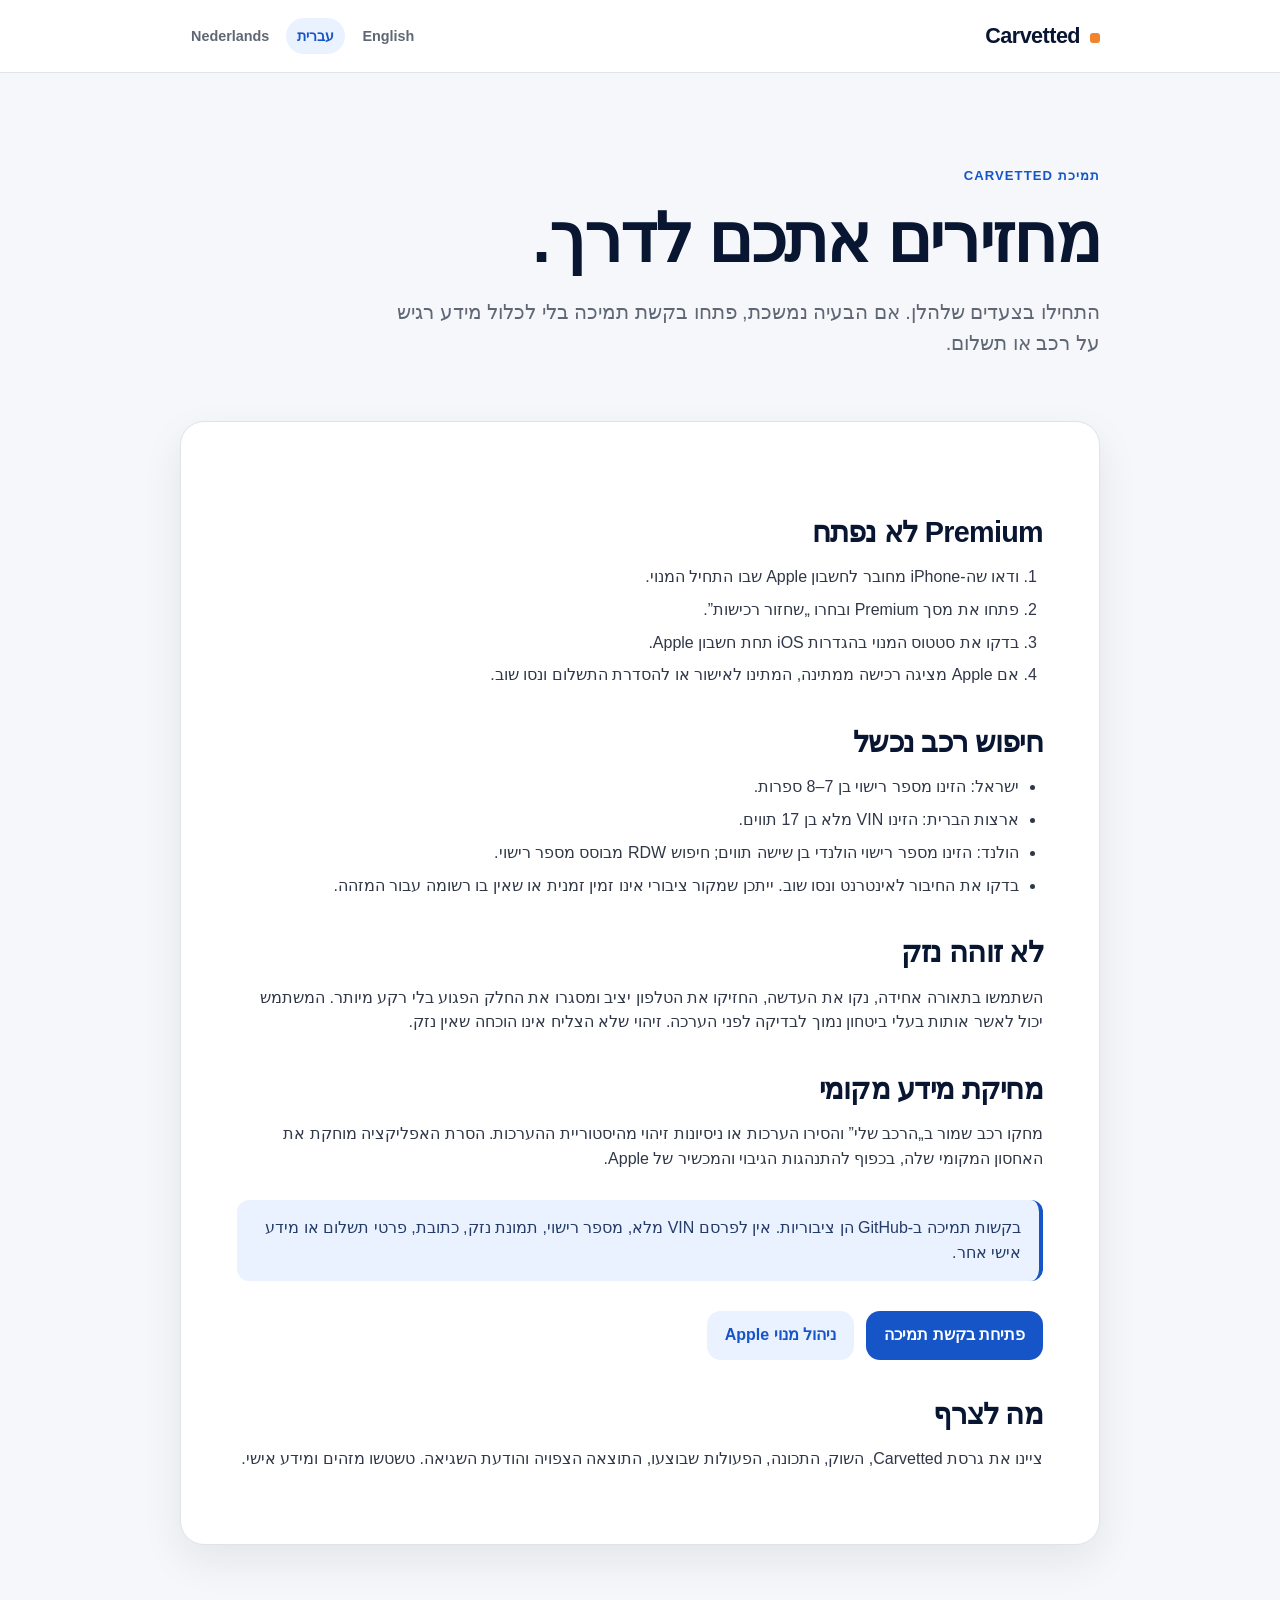
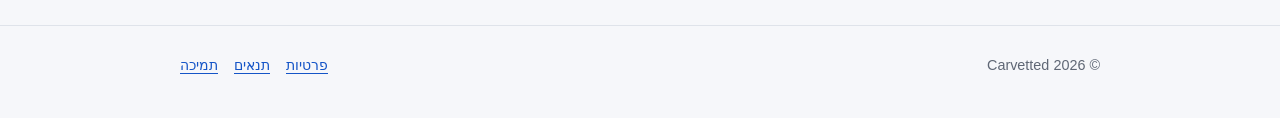
<file: he/support.html>
<!doctype html>
<html lang="he" dir="rtl">
<head>
  <meta charset="utf-8"><meta name="viewport" content="width=device-width, initial-scale=1"><meta name="description" content="תמיכה רשמית ב-Carvetted וב-Carvetted Premium.">
  <title>תמיכה — Carvetted</title><link rel="stylesheet" href="../assets/styles.css">
</head>
<body>
  <header class="site-header"><div class="site-header__inner"><a class="brand" href="./">Carvetted</a><nav class="language-nav" aria-label="שפה"><a href="../en/support.html" lang="en" dir="ltr">English</a><a href="support.html" aria-current="page">עברית</a><a href="../nl/support.html" lang="nl" dir="ltr">Nederlands</a></nav></div></header>
  <main class="page">
    <section class="hero"><p class="eyebrow">תמיכת Carvetted</p><h1>מחזירים אתכם לדרך.</h1><p class="lede">התחילו בצעדים שלהלן. אם הבעיה נמשכת, פתחו בקשת תמיכה בלי לכלול מידע רגיש על רכב או תשלום.</p></section>
    <article class="legal-document">
      <h2>Premium לא נפתח</h2><ol><li>ודאו שה-iPhone מחובר לחשבון Apple שבו התחיל המנוי.</li><li>פתחו את מסך Premium ובחרו „שחזור רכישות”.</li><li>בדקו את סטטוס המנוי בהגדרות iOS תחת חשבון Apple.</li><li>אם Apple מציגה רכישה ממתינה, המתינו לאישור או להסדרת התשלום ונסו שוב.</li></ol>
      <h2>חיפוש רכב נכשל</h2><ul><li>ישראל: הזינו מספר רישוי בן 7–8 ספרות.</li><li>ארצות הברית: הזינו VIN מלא בן 17 תווים.</li><li>הולנד: הזינו מספר רישוי הולנדי בן שישה תווים; חיפוש RDW מבוסס מספר רישוי.</li><li>בדקו את החיבור לאינטרנט ונסו שוב. ייתכן שמקור ציבורי אינו זמין זמנית או שאין בו רשומה עבור המזהה.</li></ul>
      <h2>לא זוהה נזק</h2><p>השתמשו בתאורה אחידה, נקו את העדשה, החזיקו את הטלפון יציב ומסגרו את החלק הפגוע בלי רקע מיותר. המשתמש יכול לאשר אותות בעלי ביטחון נמוך לבדיקה לפני הערכה. זיהוי שלא הצליח אינו הוכחה שאין נזק.</p>
      <h2>מחיקת מידע מקומי</h2><p>מחקו רכב שמור ב„הרכב שלי” והסירו הערכות או ניסיונות זיהוי מהיסטוריית ההערכות. הסרת האפליקציה מוחקת את האחסון המקומי שלה, בכפוף להתנהגות הגיבוי והמכשיר של Apple.</p>
      <div class="notice">בקשות תמיכה ב-GitHub הן ציבוריות. אין לפרסם VIN מלא, מספר רישוי, תמונת נזק, כתובת, פרטי תשלום או מידע אישי אחר.</div>
      <div class="support-actions"><a class="button" href="https://github.com/sabaaziz991-hash/carfolio-support/issues/new?template=carfolio-support.yml">פתיחת בקשת תמיכה</a><a class="button button--secondary" href="https://apps.apple.com/account/subscriptions">ניהול מנוי Apple</a></div>
      <h2>מה לצרף</h2><p>ציינו את גרסת Carvetted, השוק, התכונה, הפעולות שבוצעו, התוצאה הצפויה והודעת השגיאה. טשטשו מזהים ומידע אישי.</p>
    </article>
  </main>
  <footer class="site-footer"><div class="site-footer__inner"><span>© 2026 Carvetted</span><nav><a href="privacy.html">פרטיות</a><a href="terms.html">תנאים</a><a href="support.html">תמיכה</a></nav></div></footer>
</body>
</html>
</file>
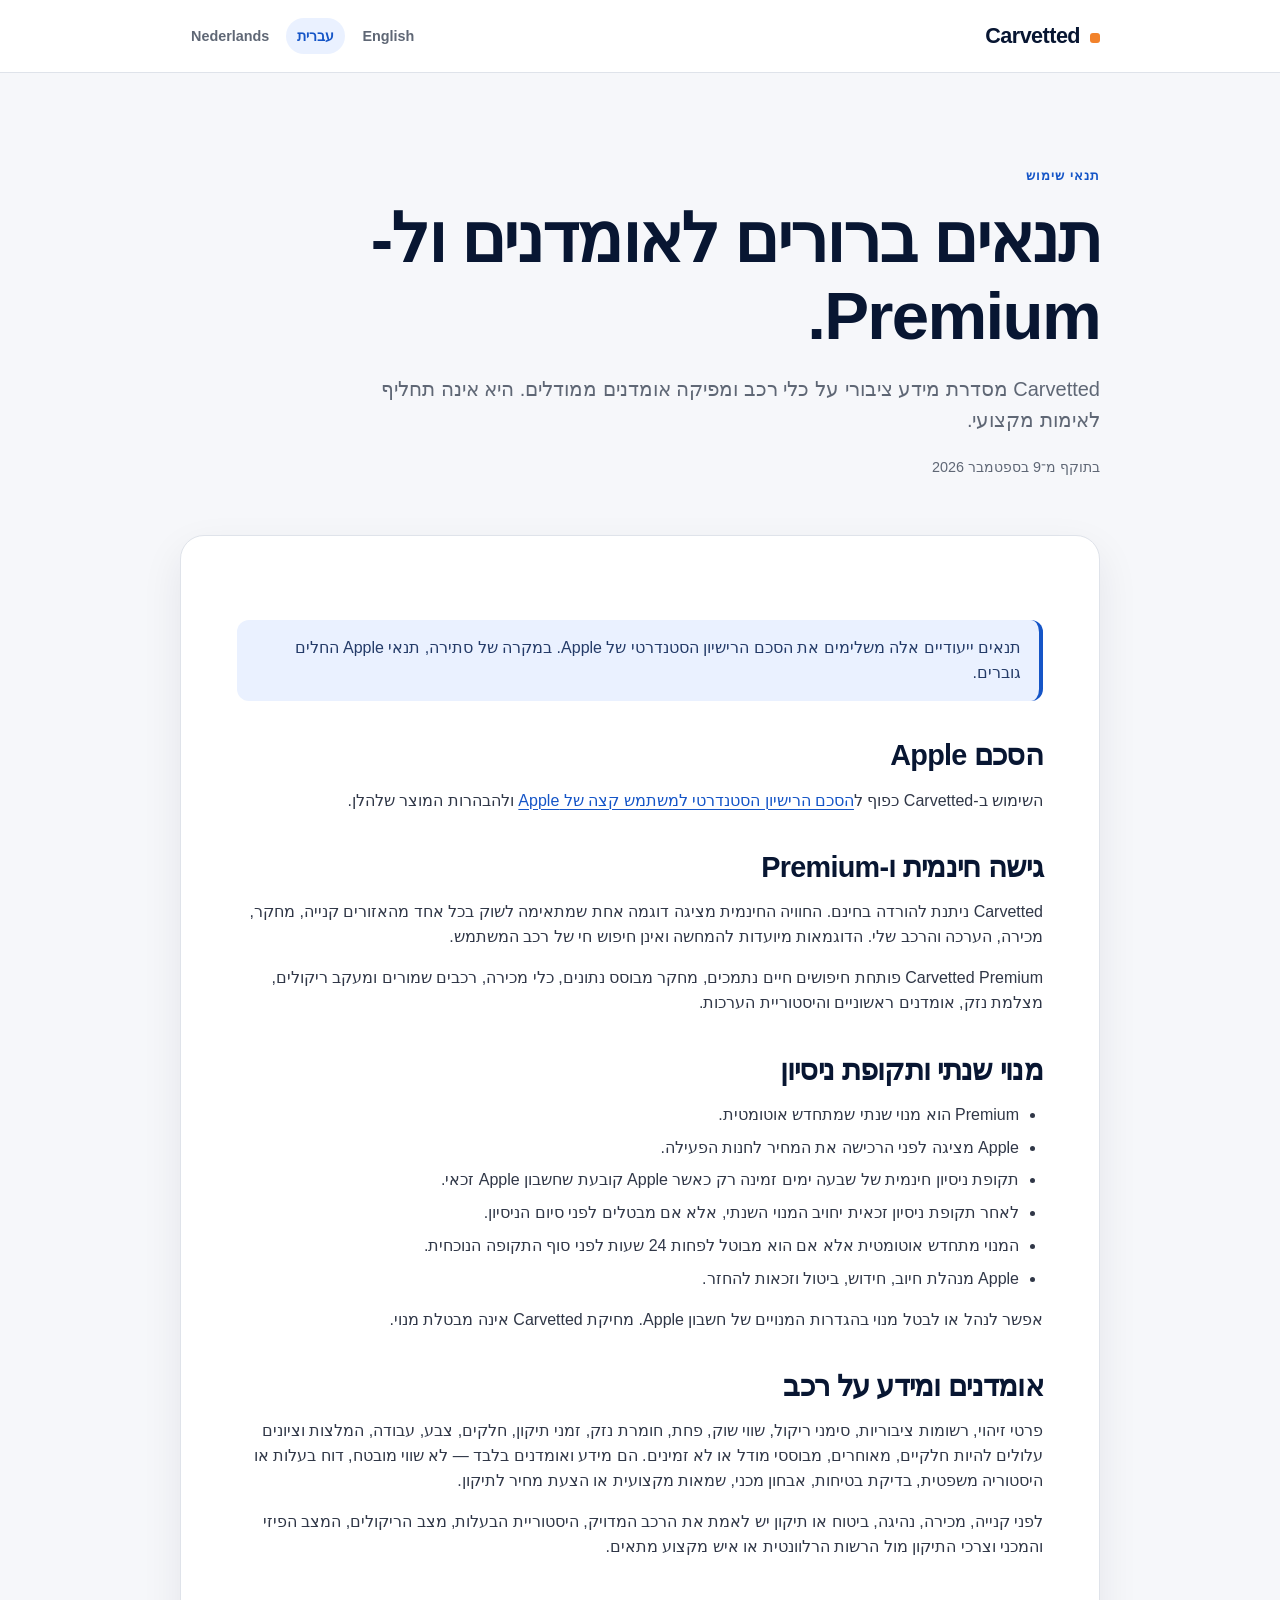
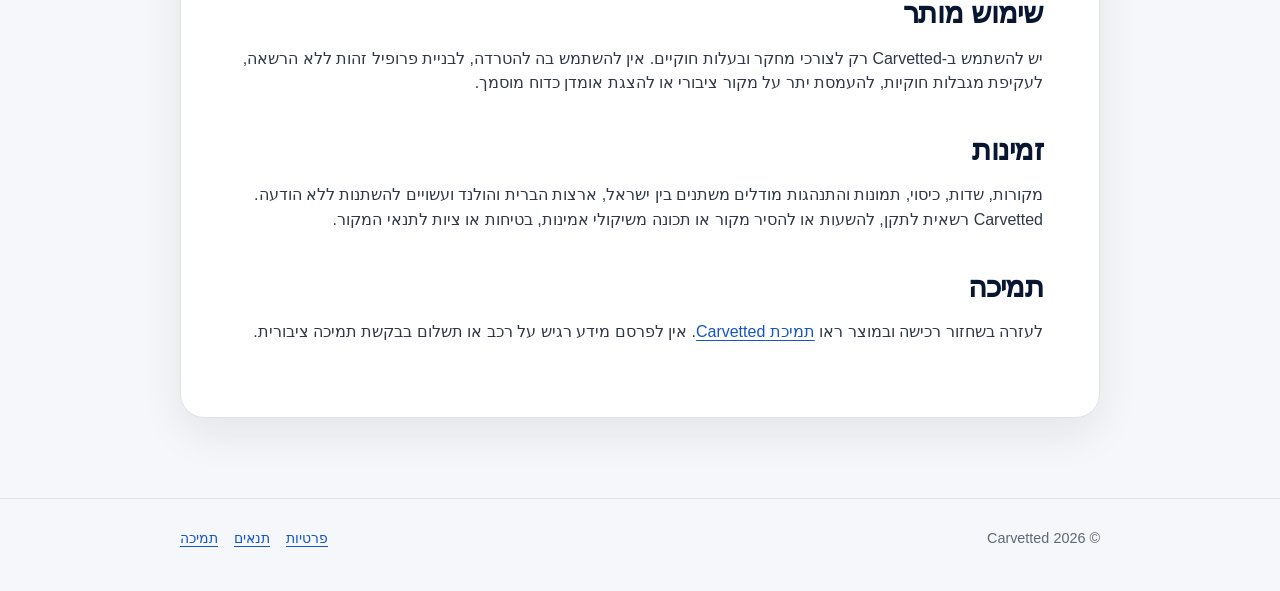
<file: he/terms.html>
<!doctype html>
<html lang="he" dir="rtl">
<head>
  <meta charset="utf-8"><meta name="viewport" content="width=device-width, initial-scale=1"><meta name="description" content="תנאי השימוש של Carvetted ושל Carvetted Premium.">
  <title>תנאי שימוש — Carvetted</title><link rel="stylesheet" href="../assets/styles.css">
</head>
<body>
  <header class="site-header"><div class="site-header__inner"><a class="brand" href="./">Carvetted</a><nav class="language-nav" aria-label="שפה"><a href="../en/terms.html" lang="en" dir="ltr">English</a><a href="terms.html" aria-current="page">עברית</a><a href="../nl/terms.html" lang="nl" dir="ltr">Nederlands</a></nav></div></header>
  <main class="page">
    <section class="hero"><p class="eyebrow">תנאי שימוש</p><h1>תנאים ברורים לאומדנים ול-Premium.</h1><p class="lede">Carvetted מסדרת מידע ציבורי על כלי רכב ומפיקה אומדנים ממודלים. היא אינה תחליף לאימות מקצועי.</p><p class="updated">בתוקף מ־9 בספטמבר 2026</p></section>
    <article class="legal-document">
      <div class="notice">תנאים ייעודיים אלה משלימים את הסכם הרישיון הסטנדרטי של Apple. במקרה של סתירה, תנאי Apple החלים גוברים.</div>
      <h2>הסכם Apple</h2><p>השימוש ב-Carvetted כפוף ל<a href="https://www.apple.com/legal/internet-services/itunes/dev/stdeula/">הסכם הרישיון הסטנדרטי למשתמש קצה של Apple</a> ולהבהרות המוצר שלהלן.</p>
      <h2>גישה חינמית ו-Premium</h2><p>Carvetted ניתנת להורדה בחינם. החוויה החינמית מציגה דוגמה אחת שמתאימה לשוק בכל אחד מהאזורים קנייה, מחקר, מכירה, הערכה והרכב שלי. הדוגמאות מיועדות להמחשה ואינן חיפוש חי של רכב המשתמש.</p><p>Carvetted Premium פותחת חיפושים חיים נתמכים, מחקר מבוסס נתונים, כלי מכירה, רכבים שמורים ומעקב ריקולים, מצלמת נזק, אומדנים ראשוניים והיסטוריית הערכות.</p>
      <h2>מנוי שנתי ותקופת ניסיון</h2><ul><li>Premium הוא מנוי שנתי שמתחדש אוטומטית.</li><li>Apple מציגה לפני הרכישה את המחיר לחנות הפעילה.</li><li>תקופת ניסיון חינמית של שבעה ימים זמינה רק כאשר Apple קובעת שחשבון Apple זכאי.</li><li>לאחר תקופת ניסיון זכאית יחויב המנוי השנתי, אלא אם מבטלים לפני סיום הניסיון.</li><li>המנוי מתחדש אוטומטית אלא אם הוא מבוטל לפחות 24 שעות לפני סוף התקופה הנוכחית.</li><li>Apple מנהלת חיוב, חידוש, ביטול וזכאות להחזר.</li></ul><p>אפשר לנהל או לבטל מנוי בהגדרות המנויים של חשבון Apple. מחיקת Carvetted אינה מבטלת מנוי.</p>
      <h2>אומדנים ומידע על רכב</h2><p>פרטי זיהוי, רשומות ציבוריות, סימני ריקול, שווי שוק, פחת, חומרת נזק, זמני תיקון, חלקים, צבע, עבודה, המלצות וציונים עלולים להיות חלקיים, מאוחרים, מבוססי מודל או לא זמינים. הם מידע ואומדנים בלבד — לא שווי מובטח, דוח בעלות או היסטוריה משפטית, בדיקת בטיחות, אבחון מכני, שמאות מקצועית או הצעת מחיר לתיקון.</p><p>לפני קנייה, מכירה, נהיגה, ביטוח או תיקון יש לאמת את הרכב המדויק, היסטוריית הבעלות, מצב הריקולים, המצב הפיזי והמכני וצרכי התיקון מול הרשות הרלוונטית או איש מקצוע מתאים.</p>
      <h2>שימוש מותר</h2><p>יש להשתמש ב-Carvetted רק לצורכי מחקר ובעלות חוקיים. אין להשתמש בה להטרדה, לבניית פרופיל זהות ללא הרשאה, לעקיפת מגבלות חוקיות, להעמסת יתר על מקור ציבורי או להצגת אומדן כדוח מוסמך.</p>
      <h2>זמינות</h2><p>מקורות, שדות, כיסוי, תמונות והתנהגות מודלים משתנים בין ישראל, ארצות הברית והולנד ועשויים להשתנות ללא הודעה. Carvetted רשאית לתקן, להשעות או להסיר מקור או תכונה משיקולי אמינות, בטיחות או ציות לתנאי המקור.</p>
      <h2>תמיכה</h2><p>לעזרה בשחזור רכישה ובמוצר ראו <a href="support.html">תמיכת Carvetted</a>. אין לפרסם מידע רגיש על רכב או תשלום בבקשת תמיכה ציבורית.</p>
    </article>
  </main>
  <footer class="site-footer"><div class="site-footer__inner"><span>© 2026 Carvetted</span><nav><a href="privacy.html">פרטיות</a><a href="terms.html">תנאים</a><a href="support.html">תמיכה</a></nav></div></footer>
</body>
</html>
</file>
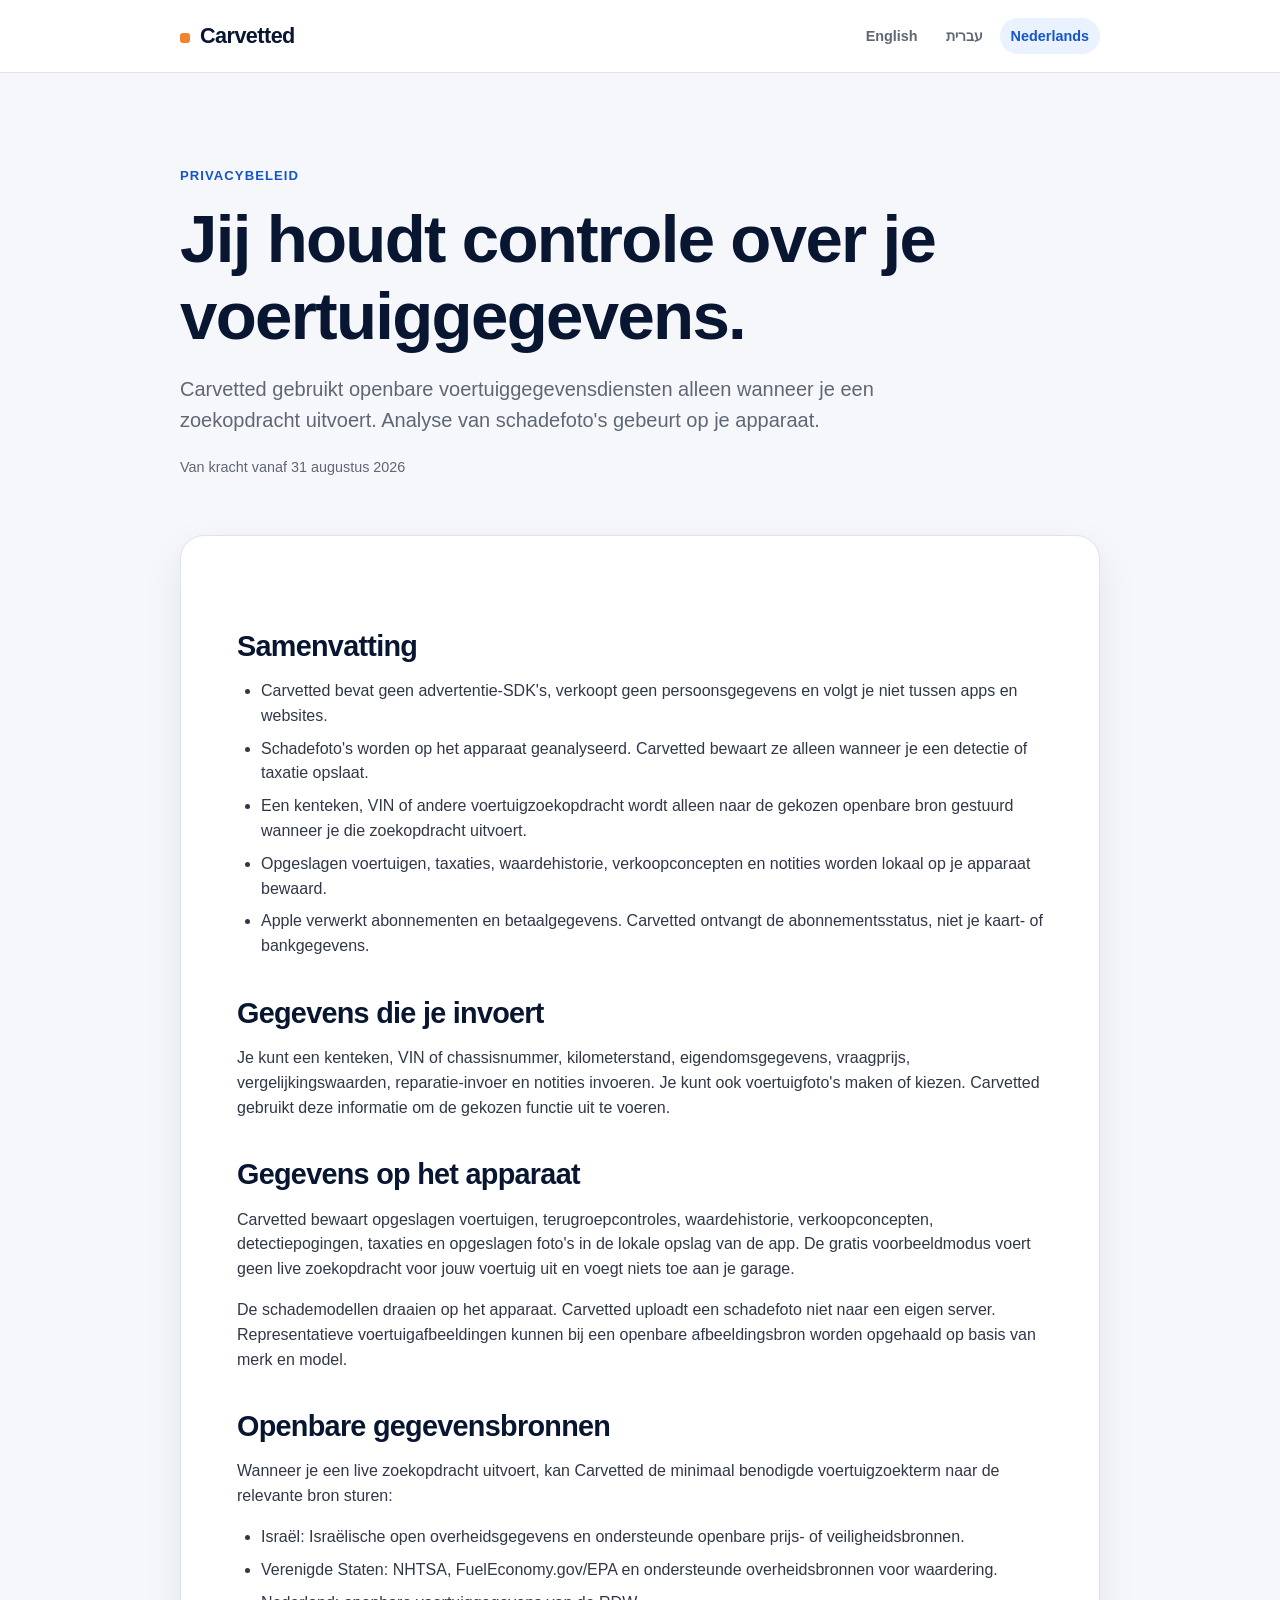
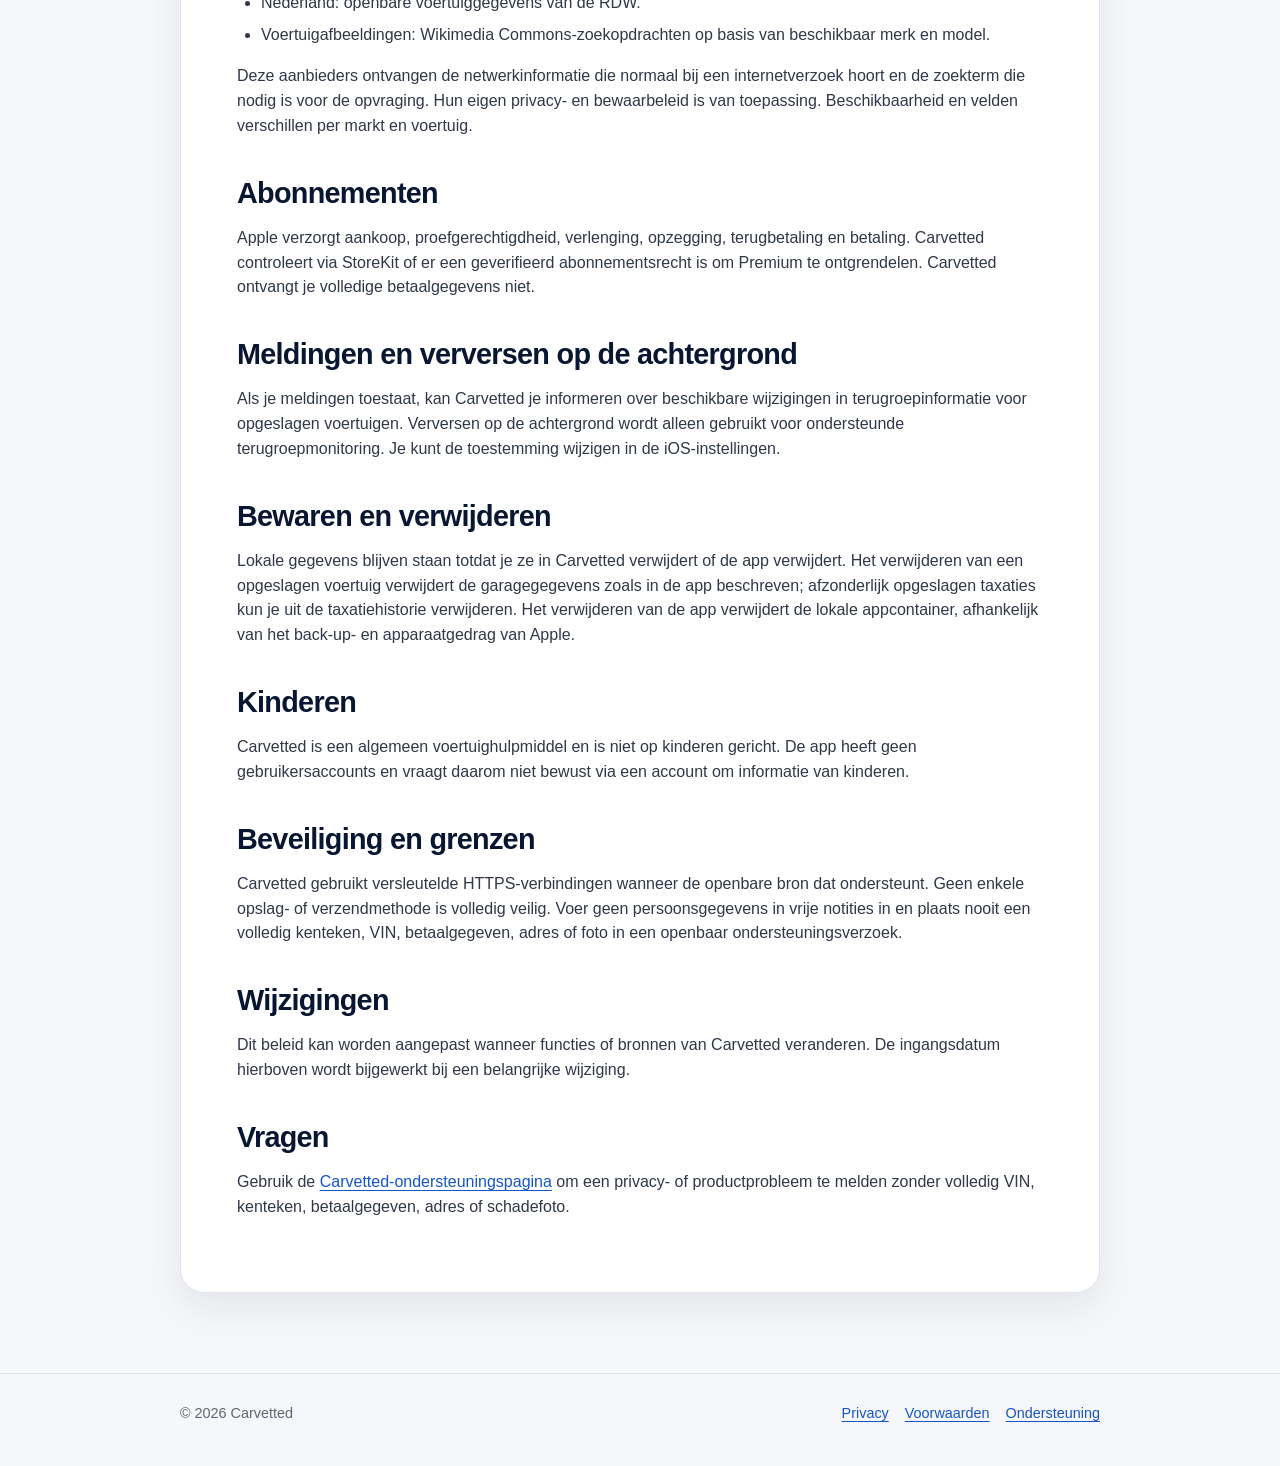
<file: nl/privacy.html>
<!doctype html>
<html lang="nl">
<head>
  <meta charset="utf-8"><meta name="viewport" content="width=device-width, initial-scale=1"><meta name="description" content="Privacybeleid voor de Carvetted iOS-app.">
  <title>Privacybeleid — Carvetted</title><link rel="stylesheet" href="../assets/styles.css">
</head>
<body>
  <header class="site-header"><div class="site-header__inner"><a class="brand" href="./">Carvetted</a><nav class="language-nav" aria-label="Taal"><a href="../en/privacy.html" lang="en">English</a><a href="../he/privacy.html" lang="he" dir="rtl">עברית</a><a href="privacy.html" aria-current="page">Nederlands</a></nav></div></header>
  <main class="page">
    <section class="hero"><p class="eyebrow">Privacybeleid</p><h1>Jij houdt controle over je voertuiggegevens.</h1><p class="lede">Carvetted gebruikt openbare voertuiggegevensdiensten alleen wanneer je een zoekopdracht uitvoert. Analyse van schadefoto's gebeurt op je apparaat.</p><p class="updated">Van kracht vanaf 31 augustus 2026</p></section>
    <article class="legal-document">
      <h2>Samenvatting</h2>
      <ul><li>Carvetted bevat geen advertentie-SDK's, verkoopt geen persoonsgegevens en volgt je niet tussen apps en websites.</li><li>Schadefoto's worden op het apparaat geanalyseerd. Carvetted bewaart ze alleen wanneer je een detectie of taxatie opslaat.</li><li>Een kenteken, VIN of andere voertuigzoekopdracht wordt alleen naar de gekozen openbare bron gestuurd wanneer je die zoekopdracht uitvoert.</li><li>Opgeslagen voertuigen, taxaties, waardehistorie, verkoopconcepten en notities worden lokaal op je apparaat bewaard.</li><li>Apple verwerkt abonnementen en betaalgegevens. Carvetted ontvangt de abonnementsstatus, niet je kaart- of bankgegevens.</li></ul>
      <h2>Gegevens die je invoert</h2><p>Je kunt een kenteken, VIN of chassisnummer, kilometerstand, eigendomsgegevens, vraagprijs, vergelijkingswaarden, reparatie-invoer en notities invoeren. Je kunt ook voertuigfoto's maken of kiezen. Carvetted gebruikt deze informatie om de gekozen functie uit te voeren.</p>
      <h2>Gegevens op het apparaat</h2><p>Carvetted bewaart opgeslagen voertuigen, terugroepcontroles, waardehistorie, verkoopconcepten, detectiepogingen, taxaties en opgeslagen foto's in de lokale opslag van de app. De gratis voorbeeldmodus voert geen live zoekopdracht voor jouw voertuig uit en voegt niets toe aan je garage.</p><p>De schademodellen draaien op het apparaat. Carvetted uploadt een schadefoto niet naar een eigen server. Representatieve voertuigafbeeldingen kunnen bij een openbare afbeeldingsbron worden opgehaald op basis van merk en model.</p>
      <h2>Openbare gegevensbronnen</h2><p>Wanneer je een live zoekopdracht uitvoert, kan Carvetted de minimaal benodigde voertuigzoekterm naar de relevante bron sturen:</p><ul><li>Israël: Israëlische open overheidsgegevens en ondersteunde openbare prijs- of veiligheidsbronnen.</li><li>Verenigde Staten: NHTSA, FuelEconomy.gov/EPA en ondersteunde overheidsbronnen voor waardering.</li><li>Nederland: openbare voertuiggegevens van de RDW.</li><li>Voertuigafbeeldingen: Wikimedia Commons-zoekopdrachten op basis van beschikbaar merk en model.</li></ul><p>Deze aanbieders ontvangen de netwerkinformatie die normaal bij een internetverzoek hoort en de zoekterm die nodig is voor de opvraging. Hun eigen privacy- en bewaarbeleid is van toepassing. Beschikbaarheid en velden verschillen per markt en voertuig.</p>
      <h2>Abonnementen</h2><p>Apple verzorgt aankoop, proefgerechtigdheid, verlenging, opzegging, terugbetaling en betaling. Carvetted controleert via StoreKit of er een geverifieerd abonnementsrecht is om Premium te ontgrendelen. Carvetted ontvangt je volledige betaalgegevens niet.</p>
      <h2>Meldingen en verversen op de achtergrond</h2><p>Als je meldingen toestaat, kan Carvetted je informeren over beschikbare wijzigingen in terugroepinformatie voor opgeslagen voertuigen. Verversen op de achtergrond wordt alleen gebruikt voor ondersteunde terugroepmonitoring. Je kunt de toestemming wijzigen in de iOS-instellingen.</p>
      <h2>Bewaren en verwijderen</h2><p>Lokale gegevens blijven staan totdat je ze in Carvetted verwijdert of de app verwijdert. Het verwijderen van een opgeslagen voertuig verwijdert de garagegegevens zoals in de app beschreven; afzonderlijk opgeslagen taxaties kun je uit de taxatiehistorie verwijderen. Het verwijderen van de app verwijdert de lokale appcontainer, afhankelijk van het back-up- en apparaatgedrag van Apple.</p>
      <h2>Kinderen</h2><p>Carvetted is een algemeen voertuighulpmiddel en is niet op kinderen gericht. De app heeft geen gebruikersaccounts en vraagt daarom niet bewust via een account om informatie van kinderen.</p>
      <h2>Beveiliging en grenzen</h2><p>Carvetted gebruikt versleutelde HTTPS-verbindingen wanneer de openbare bron dat ondersteunt. Geen enkele opslag- of verzendmethode is volledig veilig. Voer geen persoonsgegevens in vrije notities in en plaats nooit een volledig kenteken, VIN, betaalgegeven, adres of foto in een openbaar ondersteuningsverzoek.</p>
      <h2>Wijzigingen</h2><p>Dit beleid kan worden aangepast wanneer functies of bronnen van Carvetted veranderen. De ingangsdatum hierboven wordt bijgewerkt bij een belangrijke wijziging.</p>
      <h2>Vragen</h2><p>Gebruik de <a href="support.html">Carvetted-ondersteuningspagina</a> om een privacy- of productprobleem te melden zonder volledig VIN, kenteken, betaalgegeven, adres of schadefoto.</p>
    </article>
  </main>
  <footer class="site-footer"><div class="site-footer__inner"><span>© 2026 Carvetted</span><nav><a href="privacy.html">Privacy</a><a href="terms.html">Voorwaarden</a><a href="support.html">Ondersteuning</a></nav></div></footer>
</body>
</html>
</file>
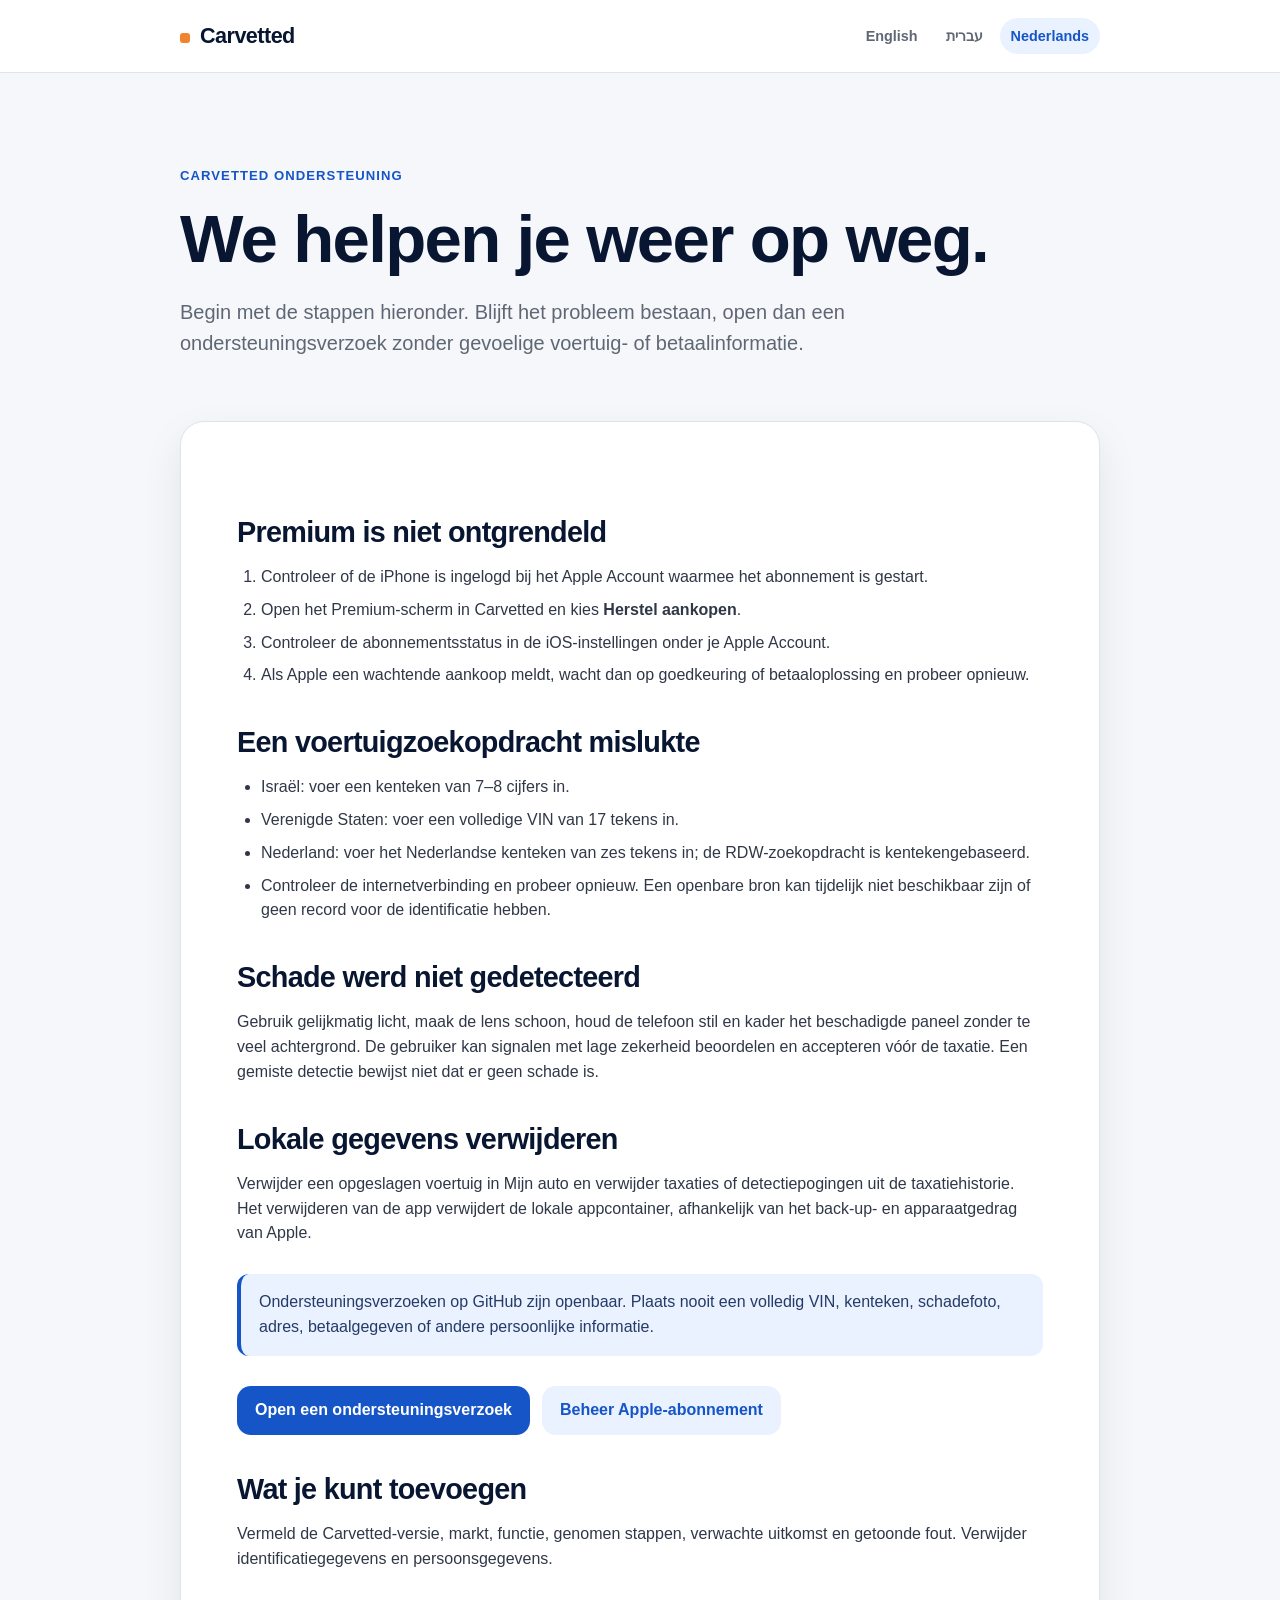
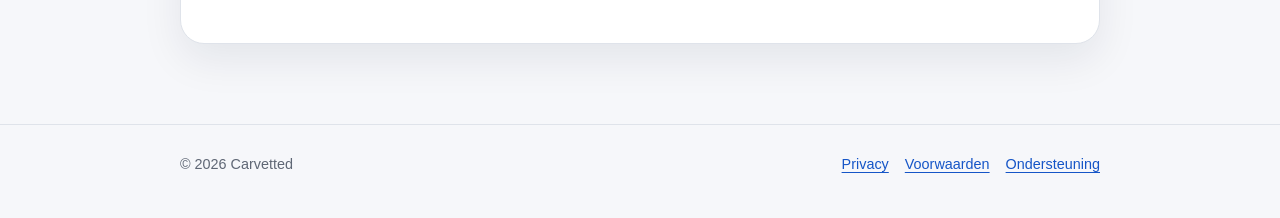
<file: nl/support.html>
<!doctype html>
<html lang="nl">
<head>
  <meta charset="utf-8"><meta name="viewport" content="width=device-width, initial-scale=1"><meta name="description" content="Officiële ondersteuning voor Carvetted en Carvetted Premium.">
  <title>Ondersteuning — Carvetted</title><link rel="stylesheet" href="../assets/styles.css">
</head>
<body>
  <header class="site-header"><div class="site-header__inner"><a class="brand" href="./">Carvetted</a><nav class="language-nav" aria-label="Taal"><a href="../en/support.html" lang="en">English</a><a href="../he/support.html" lang="he" dir="rtl">עברית</a><a href="support.html" aria-current="page">Nederlands</a></nav></div></header>
  <main class="page">
    <section class="hero"><p class="eyebrow">Carvetted Ondersteuning</p><h1>We helpen je weer op weg.</h1><p class="lede">Begin met de stappen hieronder. Blijft het probleem bestaan, open dan een ondersteuningsverzoek zonder gevoelige voertuig- of betaalinformatie.</p></section>
    <article class="legal-document">
      <h2>Premium is niet ontgrendeld</h2><ol><li>Controleer of de iPhone is ingelogd bij het Apple Account waarmee het abonnement is gestart.</li><li>Open het Premium-scherm in Carvetted en kies <strong>Herstel aankopen</strong>.</li><li>Controleer de abonnementsstatus in de iOS-instellingen onder je Apple Account.</li><li>Als Apple een wachtende aankoop meldt, wacht dan op goedkeuring of betaaloplossing en probeer opnieuw.</li></ol>
      <h2>Een voertuigzoekopdracht mislukte</h2><ul><li>Israël: voer een kenteken van 7–8 cijfers in.</li><li>Verenigde Staten: voer een volledige VIN van 17 tekens in.</li><li>Nederland: voer het Nederlandse kenteken van zes tekens in; de RDW-zoekopdracht is kentekengebaseerd.</li><li>Controleer de internetverbinding en probeer opnieuw. Een openbare bron kan tijdelijk niet beschikbaar zijn of geen record voor de identificatie hebben.</li></ul>
      <h2>Schade werd niet gedetecteerd</h2><p>Gebruik gelijkmatig licht, maak de lens schoon, houd de telefoon stil en kader het beschadigde paneel zonder te veel achtergrond. De gebruiker kan signalen met lage zekerheid beoordelen en accepteren vóór de taxatie. Een gemiste detectie bewijst niet dat er geen schade is.</p>
      <h2>Lokale gegevens verwijderen</h2><p>Verwijder een opgeslagen voertuig in Mijn auto en verwijder taxaties of detectiepogingen uit de taxatiehistorie. Het verwijderen van de app verwijdert de lokale appcontainer, afhankelijk van het back-up- en apparaatgedrag van Apple.</p>
      <div class="notice">Ondersteuningsverzoeken op GitHub zijn openbaar. Plaats nooit een volledig VIN, kenteken, schadefoto, adres, betaalgegeven of andere persoonlijke informatie.</div>
      <div class="support-actions"><a class="button" href="https://github.com/sabaaziz991-hash/carfolio-support/issues/new?template=carfolio-support.yml">Open een ondersteuningsverzoek</a><a class="button button--secondary" href="https://apps.apple.com/account/subscriptions">Beheer Apple-abonnement</a></div>
      <h2>Wat je kunt toevoegen</h2><p>Vermeld de Carvetted-versie, markt, functie, genomen stappen, verwachte uitkomst en getoonde fout. Verwijder identificatiegegevens en persoonsgegevens.</p>
    </article>
  </main>
  <footer class="site-footer"><div class="site-footer__inner"><span>© 2026 Carvetted</span><nav><a href="privacy.html">Privacy</a><a href="terms.html">Voorwaarden</a><a href="support.html">Ondersteuning</a></nav></div></footer>
</body>
</html>
</file>
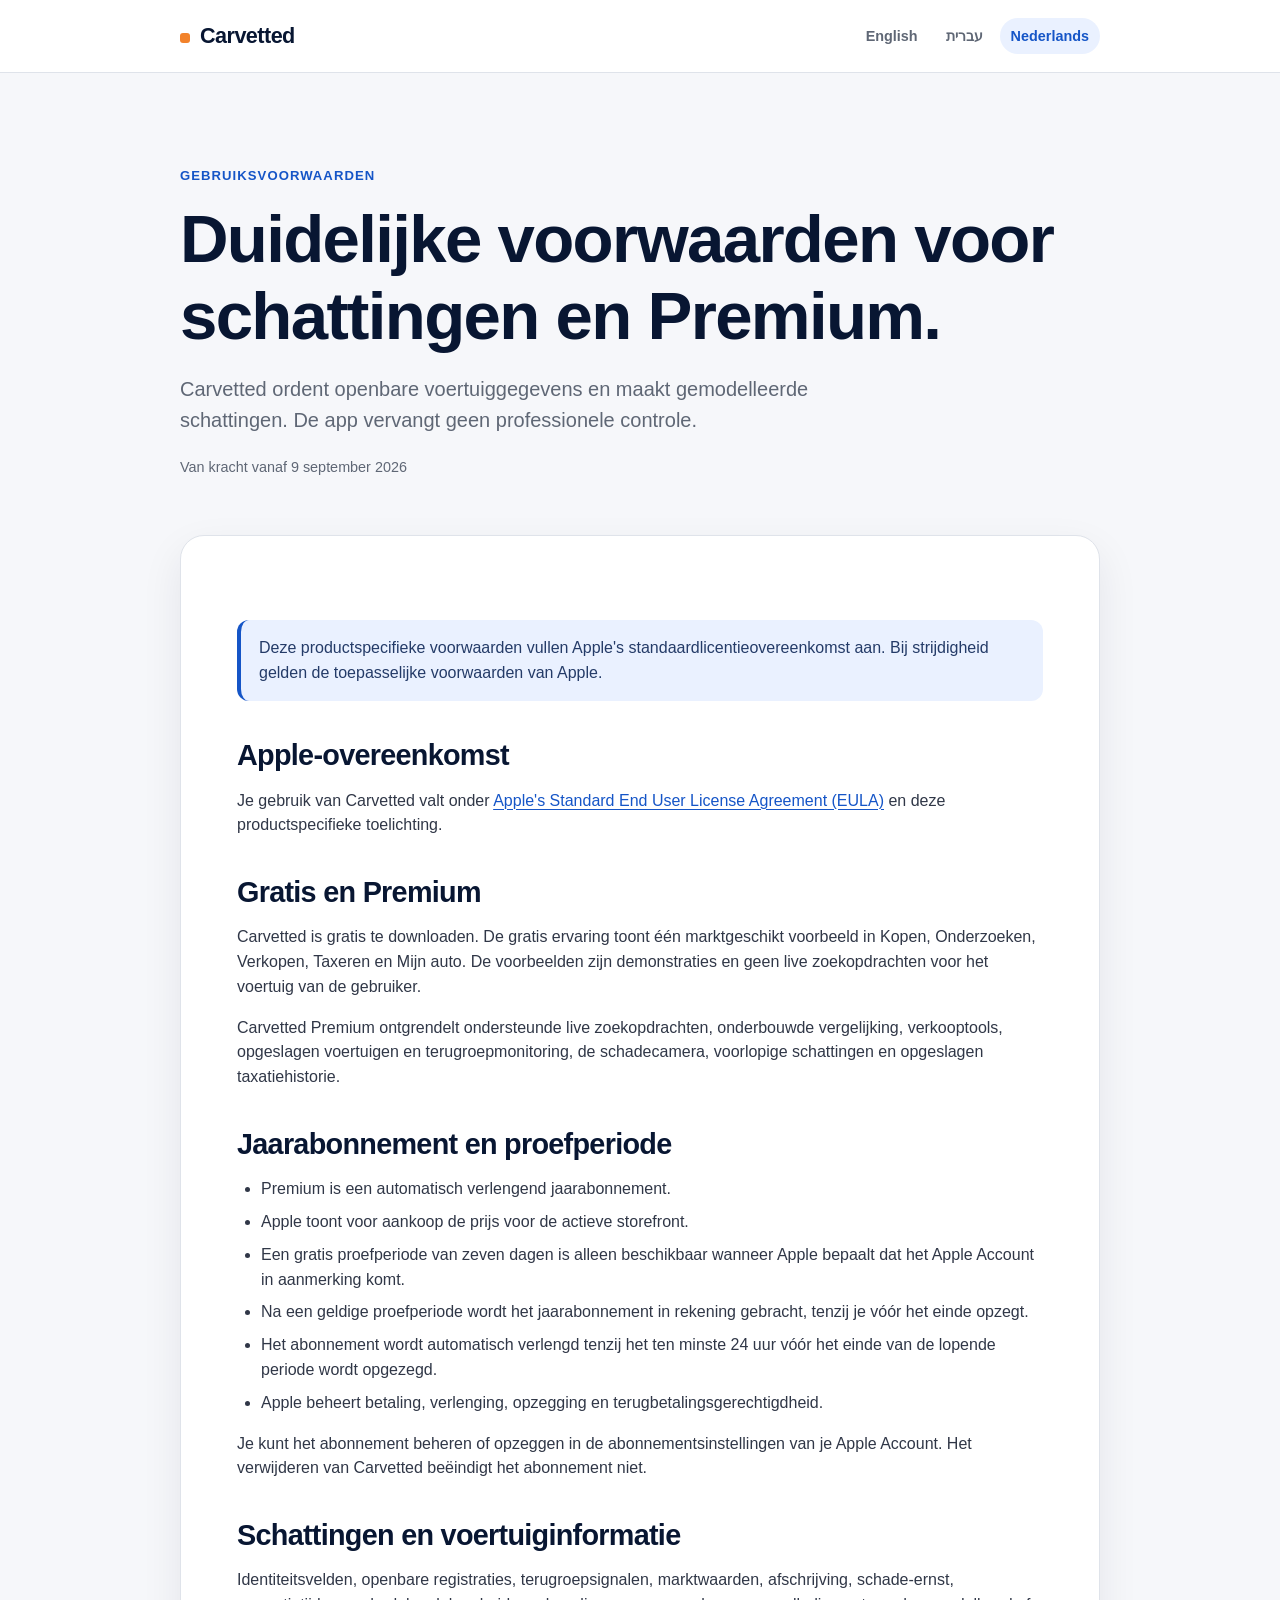
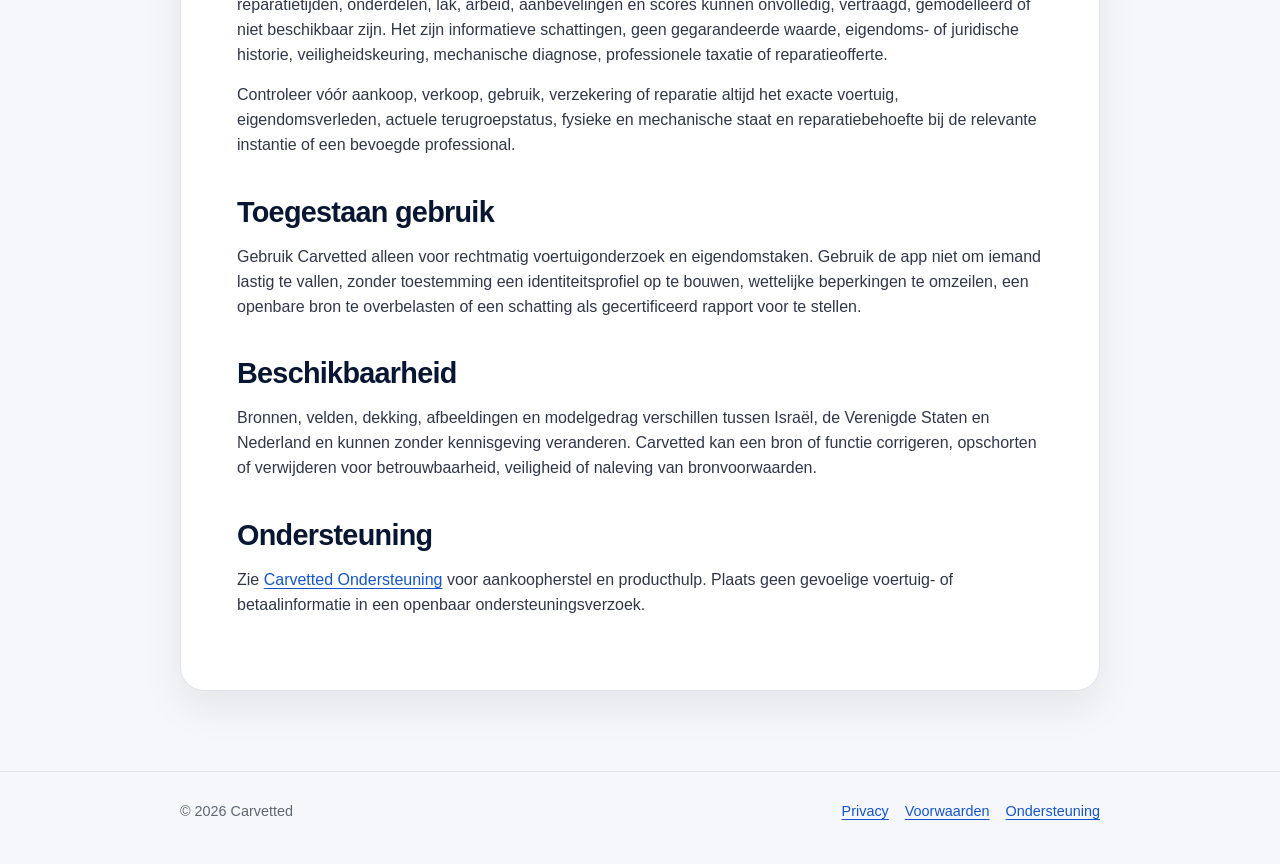
<file: nl/terms.html>
<!doctype html>
<html lang="nl">
<head>
  <meta charset="utf-8"><meta name="viewport" content="width=device-width, initial-scale=1"><meta name="description" content="Gebruiksvoorwaarden voor Carvetted en Carvetted Premium.">
  <title>Gebruiksvoorwaarden — Carvetted</title><link rel="stylesheet" href="../assets/styles.css">
</head>
<body>
  <header class="site-header"><div class="site-header__inner"><a class="brand" href="./">Carvetted</a><nav class="language-nav" aria-label="Taal"><a href="../en/terms.html" lang="en">English</a><a href="../he/terms.html" lang="he" dir="rtl">עברית</a><a href="terms.html" aria-current="page">Nederlands</a></nav></div></header>
  <main class="page">
    <section class="hero"><p class="eyebrow">Gebruiksvoorwaarden</p><h1>Duidelijke voorwaarden voor schattingen en Premium.</h1><p class="lede">Carvetted ordent openbare voertuiggegevens en maakt gemodelleerde schattingen. De app vervangt geen professionele controle.</p><p class="updated">Van kracht vanaf 9 september 2026</p></section>
    <article class="legal-document">
      <div class="notice">Deze productspecifieke voorwaarden vullen Apple's standaardlicentieovereenkomst aan. Bij strijdigheid gelden de toepasselijke voorwaarden van Apple.</div>
      <h2>Apple-overeenkomst</h2><p>Je gebruik van Carvetted valt onder <a href="https://www.apple.com/legal/internet-services/itunes/dev/stdeula/">Apple's Standard End User License Agreement (EULA)</a> en deze productspecifieke toelichting.</p>
      <h2>Gratis en Premium</h2><p>Carvetted is gratis te downloaden. De gratis ervaring toont één marktgeschikt voorbeeld in Kopen, Onderzoeken, Verkopen, Taxeren en Mijn auto. De voorbeelden zijn demonstraties en geen live zoekopdrachten voor het voertuig van de gebruiker.</p><p>Carvetted Premium ontgrendelt ondersteunde live zoekopdrachten, onderbouwde vergelijking, verkooptools, opgeslagen voertuigen en terugroepmonitoring, de schadecamera, voorlopige schattingen en opgeslagen taxatiehistorie.</p>
      <h2>Jaarabonnement en proefperiode</h2><ul><li>Premium is een automatisch verlengend jaarabonnement.</li><li>Apple toont voor aankoop de prijs voor de actieve storefront.</li><li>Een gratis proefperiode van zeven dagen is alleen beschikbaar wanneer Apple bepaalt dat het Apple Account in aanmerking komt.</li><li>Na een geldige proefperiode wordt het jaarabonnement in rekening gebracht, tenzij je vóór het einde opzegt.</li><li>Het abonnement wordt automatisch verlengd tenzij het ten minste 24 uur vóór het einde van de lopende periode wordt opgezegd.</li><li>Apple beheert betaling, verlenging, opzegging en terugbetalingsgerechtigdheid.</li></ul><p>Je kunt het abonnement beheren of opzeggen in de abonnementsinstellingen van je Apple Account. Het verwijderen van Carvetted beëindigt het abonnement niet.</p>
      <h2>Schattingen en voertuiginformatie</h2><p>Identiteitsvelden, openbare registraties, terugroepsignalen, marktwaarden, afschrijving, schade-ernst, reparatietijden, onderdelen, lak, arbeid, aanbevelingen en scores kunnen onvolledig, vertraagd, gemodelleerd of niet beschikbaar zijn. Het zijn informatieve schattingen, geen gegarandeerde waarde, eigendoms- of juridische historie, veiligheidskeuring, mechanische diagnose, professionele taxatie of reparatieofferte.</p><p>Controleer vóór aankoop, verkoop, gebruik, verzekering of reparatie altijd het exacte voertuig, eigendomsverleden, actuele terugroepstatus, fysieke en mechanische staat en reparatiebehoefte bij de relevante instantie of een bevoegde professional.</p>
      <h2>Toegestaan gebruik</h2><p>Gebruik Carvetted alleen voor rechtmatig voertuigonderzoek en eigendomstaken. Gebruik de app niet om iemand lastig te vallen, zonder toestemming een identiteitsprofiel op te bouwen, wettelijke beperkingen te omzeilen, een openbare bron te overbelasten of een schatting als gecertificeerd rapport voor te stellen.</p>
      <h2>Beschikbaarheid</h2><p>Bronnen, velden, dekking, afbeeldingen en modelgedrag verschillen tussen Israël, de Verenigde Staten en Nederland en kunnen zonder kennisgeving veranderen. Carvetted kan een bron of functie corrigeren, opschorten of verwijderen voor betrouwbaarheid, veiligheid of naleving van bronvoorwaarden.</p>
      <h2>Ondersteuning</h2><p>Zie <a href="support.html">Carvetted Ondersteuning</a> voor aankoopherstel en producthulp. Plaats geen gevoelige voertuig- of betaalinformatie in een openbaar ondersteuningsverzoek.</p>
    </article>
  </main>
  <footer class="site-footer"><div class="site-footer__inner"><span>© 2026 Carvetted</span><nav><a href="privacy.html">Privacy</a><a href="terms.html">Voorwaarden</a><a href="support.html">Ondersteuning</a></nav></div></footer>
</body>
</html>
</file>
<file: assets/styles.css>
:root {
  color-scheme: light;
  --ink: #081632;
  --muted: #5f6775;
  --blue: #1555c7;
  --blue-dark: #0e3e98;
  --blue-soft: #eaf1ff;
  --orange: #f2822b;
  --line: #dfe3ea;
  --paper: #ffffff;
  --wash: #f6f7fa;
  --shadow: 0 16px 42px rgba(8, 22, 50, 0.08);
  font-family: -apple-system, BlinkMacSystemFont, "Segoe UI", sans-serif;
}

* {
  box-sizing: border-box;
}

html {
  background: var(--wash);
  color: var(--ink);
  line-height: 1.55;
  scroll-behavior: smooth;
}

body {
  margin: 0;
  min-height: 100vh;
}

a {
  color: var(--blue);
  text-decoration-thickness: 1px;
  text-underline-offset: 3px;
}

a:hover {
  color: var(--blue-dark);
}

.site-header {
  background: rgba(255, 255, 255, 0.94);
  border-bottom: 1px solid var(--line);
  position: sticky;
  top: 0;
  z-index: 20;
  backdrop-filter: blur(18px);
}

.site-header__inner,
.page,
.site-footer__inner {
  width: min(100% - 36px, 920px);
  margin-inline: auto;
}

.site-header__inner {
  min-height: 72px;
  display: flex;
  align-items: center;
  justify-content: space-between;
  gap: 24px;
}

.brand {
  color: var(--ink);
  font-size: 1.35rem;
  font-weight: 800;
  letter-spacing: -0.025em;
  text-decoration: none;
}

.brand::before {
  content: "";
  display: inline-block;
  width: 10px;
  height: 10px;
  margin-inline-end: 10px;
  border-radius: 3px;
  background: var(--orange);
}

.language-nav {
  display: flex;
  flex-wrap: wrap;
  justify-content: flex-end;
  gap: 6px;
}

.language-nav a {
  border-radius: 999px;
  color: var(--muted);
  font-size: 0.9rem;
  font-weight: 650;
  padding: 7px 11px;
  text-decoration: none;
}

.language-nav a[aria-current="page"] {
  background: var(--blue-soft);
  color: var(--blue);
}

.page {
  padding-block: 64px 80px;
}

.hero {
  padding-block: 16px 42px;
}

.eyebrow {
  color: var(--blue);
  font-size: 0.82rem;
  font-weight: 800;
  letter-spacing: 0.08em;
  text-transform: uppercase;
}

h1,
h2,
h3 {
  line-height: 1.15;
  letter-spacing: -0.025em;
}

h1 {
  font-size: clamp(2.3rem, 7vw, 4.2rem);
  margin: 12px 0 18px;
}

h2 {
  font-size: clamp(1.35rem, 3vw, 1.8rem);
  margin: 38px 0 12px;
}

h3 {
  font-size: 1.05rem;
  margin: 28px 0 8px;
}

.lede {
  color: var(--muted);
  font-size: clamp(1.05rem, 2.5vw, 1.25rem);
  max-width: 720px;
}

.updated {
  color: var(--muted);
  font-size: 0.9rem;
  margin-top: 18px;
}

.card-grid {
  display: grid;
  grid-template-columns: repeat(3, 1fr);
  gap: 16px;
}

.card,
.legal-document {
  background: var(--paper);
  border: 1px solid var(--line);
  border-radius: 24px;
  box-shadow: var(--shadow);
}

.card {
  display: flex;
  flex-direction: column;
  min-height: 210px;
  padding: 24px;
  text-decoration: none;
}

.card:hover {
  border-color: #b8c9eb;
  transform: translateY(-2px);
}

.card h2 {
  color: var(--ink);
  font-size: 1.35rem;
  margin: 12px 0 8px;
}

.card p {
  color: var(--muted);
  margin: 0;
}

.card__action {
  color: var(--blue);
  font-weight: 750;
  margin-top: auto;
  padding-top: 24px;
}

.legal-document {
  padding: clamp(24px, 6vw, 56px);
}

.legal-document p,
.legal-document li {
  color: #303747;
}

.legal-document ul,
.legal-document ol {
  padding-inline-start: 24px;
}

.legal-document li + li {
  margin-top: 8px;
}

.notice {
  background: var(--blue-soft);
  border-inline-start: 4px solid var(--blue);
  border-radius: 12px;
  color: #243b68;
  margin: 28px 0;
  padding: 16px 18px;
}

.support-actions {
  display: flex;
  flex-wrap: wrap;
  gap: 12px;
  margin: 30px 0;
}

.button {
  align-items: center;
  background: var(--blue);
  border-radius: 14px;
  color: white;
  display: inline-flex;
  font-weight: 750;
  justify-content: center;
  min-height: 48px;
  padding: 12px 18px;
  text-decoration: none;
}

.button:hover {
  background: var(--blue-dark);
  color: white;
}

.button--secondary {
  background: var(--blue-soft);
  color: var(--blue);
}

.button--secondary:hover {
  background: #dce8ff;
  color: var(--blue-dark);
}

.site-footer {
  border-top: 1px solid var(--line);
  color: var(--muted);
  font-size: 0.9rem;
  padding-block: 28px 42px;
}

.site-footer__inner {
  display: flex;
  flex-wrap: wrap;
  justify-content: space-between;
  gap: 12px 24px;
}

.site-footer nav {
  display: flex;
  flex-wrap: wrap;
  gap: 16px;
}

[dir="rtl"] .legal-document,
[dir="rtl"] .hero {
  text-align: right;
}

@media (max-width: 720px) {
  .site-header__inner {
    align-items: flex-start;
    flex-direction: column;
    gap: 8px;
    padding-block: 14px;
  }

  .language-nav {
    justify-content: flex-start;
  }

  .page {
    padding-block: 38px 56px;
  }

  .card-grid {
    grid-template-columns: 1fr;
  }
}

@media (prefers-reduced-motion: no-preference) {
  .card,
  .button {
    transition: transform 160ms ease, background-color 160ms ease, border-color 160ms ease;
  }
}
</file>
